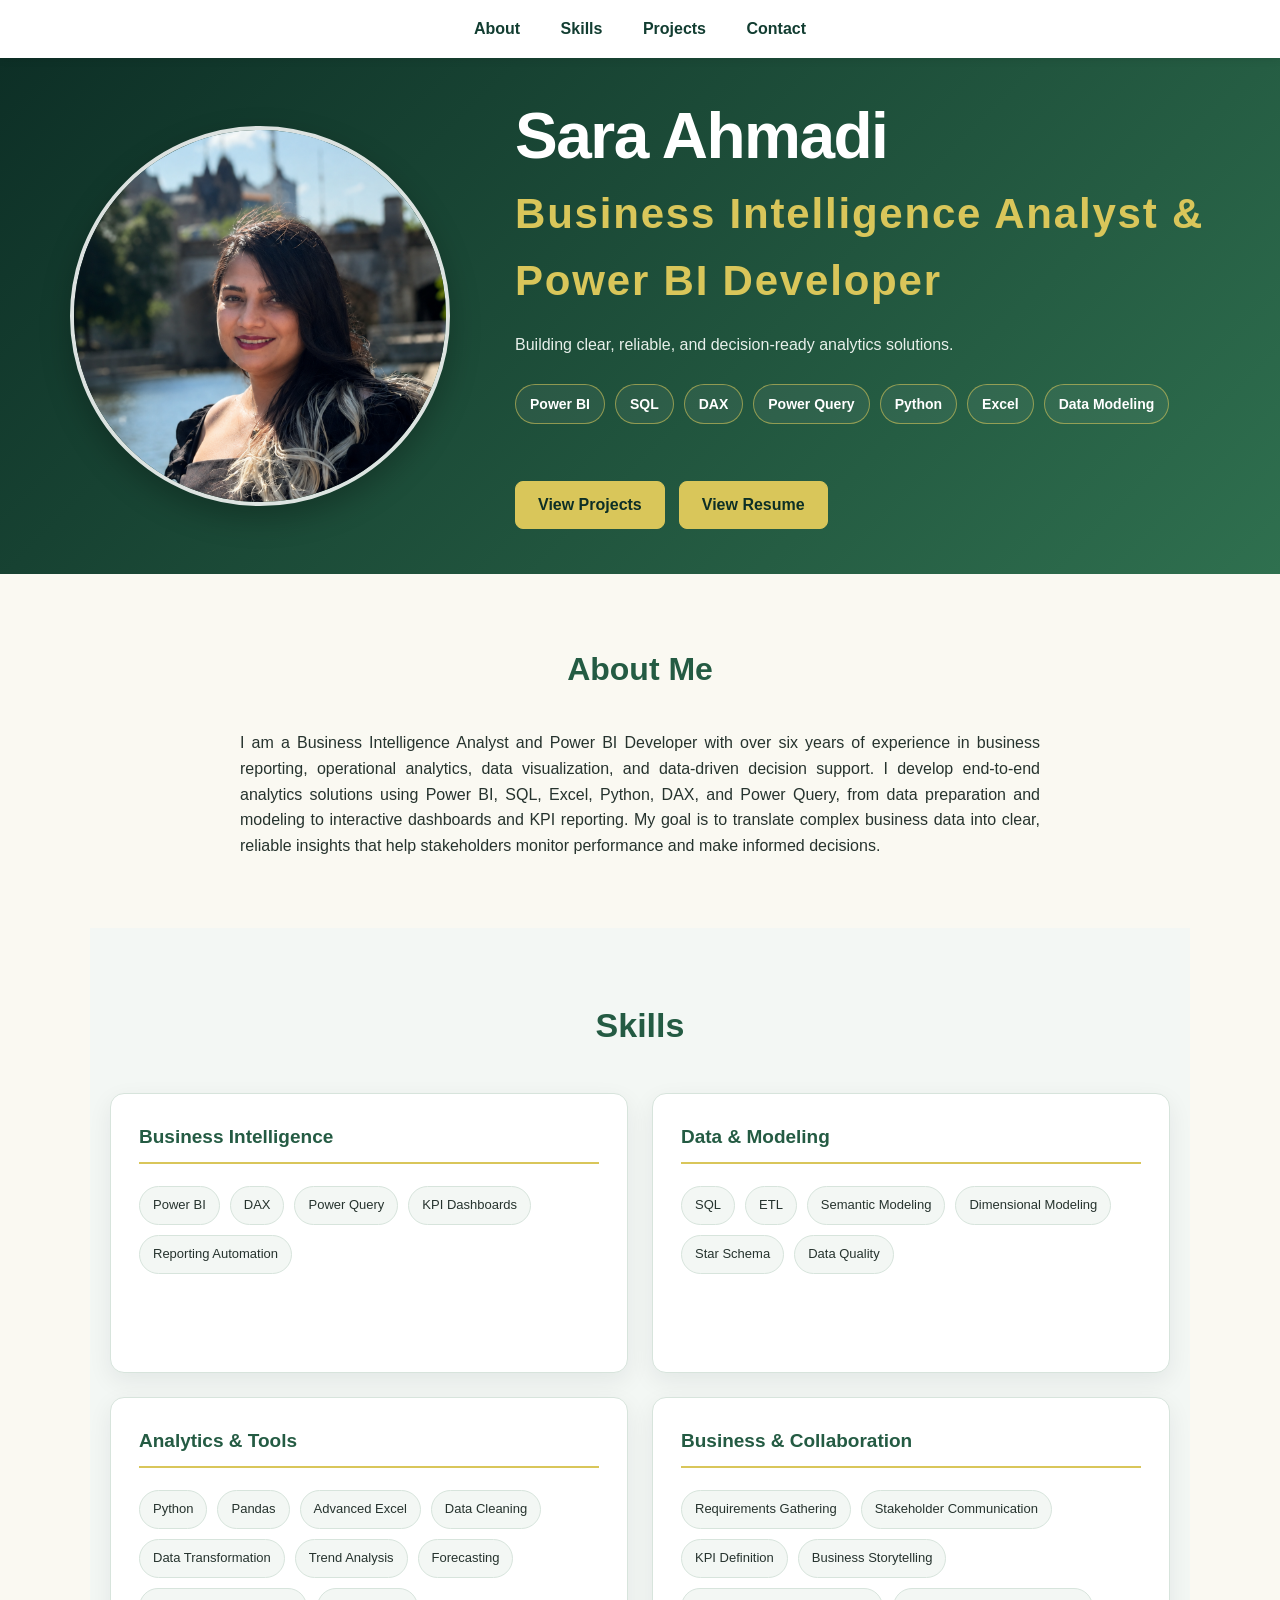
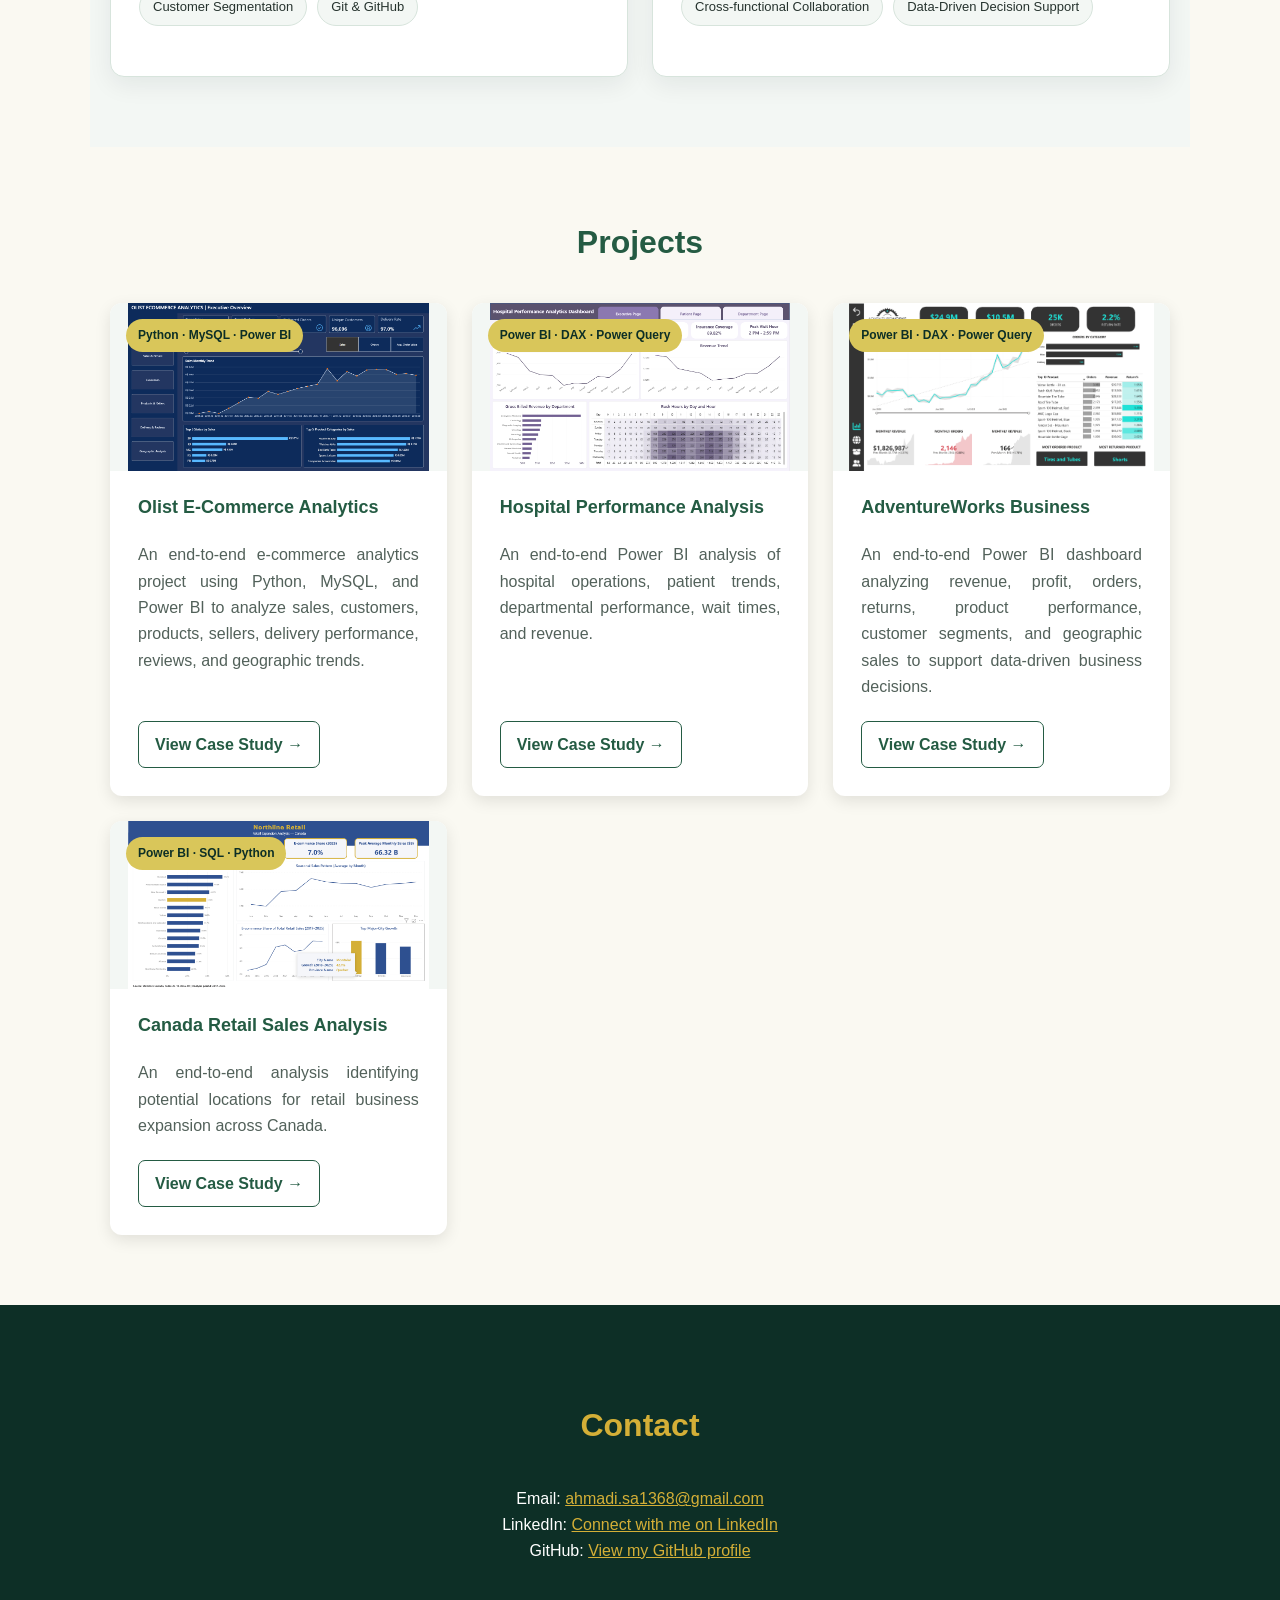
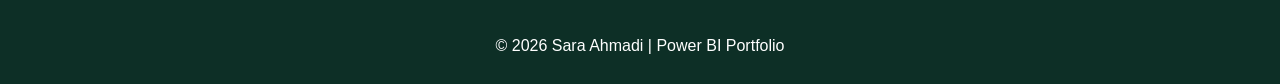
<file: index.html>
<!DOCTYPE html>
<html lang="en">
<head>
  <meta charset="UTF-8" />
  <meta name="viewport" content="width=device-width, initial-scale=1.0" />
  <link rel="stylesheet" href="css/style.css">
  <title>Sara Ahmadi | Power BI Portfolio</title>
</head>

<body>

  <nav>
    <a href="#about">About</a>
    <a href="#skills">Skills</a>
    <a href="#projects">Projects</a>
    <a href="#contact">Contact</a>
  </nav>

<header class="hero">
  <div class="hero-container">

    <div class="hero-image">
      <img
        src="assets/images/profile.png"
        alt="Sara Ahmadi"
      >
    </div>

    <div class="hero-content">
  

  <!-- <h1>Sara Ahmadi</h1>

    <span class="hero-label">Business Intelligence Analyst & Power BI Developer</span>
  <p class="hero-description">
    I am a Business Intelligence professional with 6+ years of experience
    transforming operational, product, sales, and customer data into clear,
    decision-ready insights.
  </p>

  <p class="hero-description secondary">
    I build automated Power BI dashboards, semantic models, DAX measures,
    and reliable reporting solutions using SQL, Excel, Python, and Power Query.
  </p>

  <div class="hero-skills">
    <span>Power BI</span>
    <span>SQL</span>
    <span>DAX</span>
    <span>Python</span>
    <span>Data Modeling</span>
  </div> -->
<h1>Sara Ahmadi</h1>

    <span class="hero-label">Business Intelligence Analyst & Power BI Developer</span>

  <p class="hero-tagline">
    Building clear, reliable, and decision-ready analytics solutions.
  </p>

 <!--  <div class="hero-contact">
    <a href="mailto:your-email@example.com">
      Email
    </a>

    <a
      href="YOUR_LINKEDIN_URL"
      target="_blank"
      rel="noopener noreferrer"
    >
      LinkedIn
    </a>

    <a
      href="https://github.com/saraahmadi-bi"
      target="_blank"
      rel="noopener noreferrer"
    >
      GitHub
    </a>

    <span>Ottawa, Canada</span>
  </div>
 -->
  <div class="hero-skills">
    <span>Power BI</span>
    <span>SQL</span>
    <span>DAX</span>
    <span>Power Query</span>
    <span>Python</span>
    <span>Excel</span>
    <span>Data Modeling</span>
  </div>
  <div class="hero-actions">
    <a class="button primary-button" href="#projects">
      View Projects
    </a>

    <a
      class="button secondary-button"
      href="assets/resume/Sara_Ahmadi_Resume.pdf"
      target="_blank"
    >
      View Resume
    </a>
  </div>
</div>
  </div>
  
</header>

  <section id="about">
    <h2>About Me</h2>

    <div class="about">
      <p>
        I am a Business Intelligence Analyst and Power BI Developer with over
  six years of experience in business reporting, operational analytics,
  data visualization, and data-driven decision support. I develop end-to-end
  analytics solutions using Power BI, SQL, Excel, Python, DAX, and Power Query,
  from data preparation and modeling to interactive dashboards and KPI reporting.
  My goal is to translate complex business data into clear, reliable insights
  that help stakeholders monitor performance and make informed decisions.
      </p>
    </div>
  </section>

<section id="skills">
  <h2>Skills</h2>

  <div class="skill-grid" >
    <div class="skill-category">
      <h3>Business Intelligence</h3>

      <div class="skill-list">
        <span>Power BI</span>
        <span>DAX</span>
        <span>Power Query</span>
        <span>KPI Dashboards</span>
        <span>Reporting Automation</span>
      </div>
    </div>

    <div class="skill-category">
      <h3>Data & Modeling</h3>

      <div class="skill-list">
        <span>SQL</span>
        <span>ETL</span>
        <span>Semantic Modeling</span>
        <span>Dimensional Modeling</span>
        <span>Star Schema</span>
        <span>Data Quality</span>
      </div>
    </div>

     <div class="skill-category">
    <h3>Analytics & Tools</h3>

    <div class="skill-list">
      <span>Python</span>
      <span>Pandas</span>
      <span>Advanced Excel</span>
      <span>Data Cleaning</span>
      <span>Data Transformation</span>
      <span>Trend Analysis</span>
      <span>Forecasting</span>
      <span>Customer Segmentation</span>
      <span>Git & GitHub</span>
    </div>
  </div>

  <div class="skill-category">
    <h3>Business & Collaboration</h3>

    <div class="skill-list">
      <span>Requirements Gathering</span>
      <span>Stakeholder Communication</span>
      <span>KPI Definition</span>
      <span>Business Storytelling</span>
      <span>Cross-functional Collaboration</span>
      <span>Data-Driven Decision Support</span>
    </div>
  </div>
  </div>
</section>

  <section id="projects">
    <h2>Projects</h2>

    <div class="projects">
<!--  Olist E-Commerce Analytics --> 

    <article class="project-card">
  <a
    class="project-preview"
    href="projects/olist-ecommerce.html"
  >
    <img
      src="assets/images/olist-ecommerce/01-executive-overview.png"
      alt="Olist E-Commerce Analytics Power BI dashboard"
    >

    <span class="project-type">Python · MySQL · Power BI</span>
  </a>

  <div class="project-content">
    <h3>Olist E-Commerce Analytics</h3>

    <p lang="en">
      An end-to-end e-commerce analytics project using Python, MySQL,
      and Power BI to analyze sales, customers, products, sellers,
      delivery performance, reviews, and geographic trends.
    </p>

    <a
      class="project-link"
      href="projects/olist-ecommerce.html"
    >
      View Case Study →
    </a>
  </div>
</article>

<!-- Hospital Performance Analysis -->

 <article class="project-card">
        <a
          class="project-preview"
          href="projects/adventureworks.html"
        >
          <img
            src="assets/images/ottawa-hospital/executive-summary.png"
            alt="Ottawa Hospital Performance Analysis Power BI dashboard"
          >

          <span class="project-type">Power BI · DAX · Power Query</span>
        </a>

        <div class="project-content">
          <h3>Hospital Performance Analysis</h3>

          <p>
           An end-to-end Power BI analysis of hospital operations, patient trends, departmental performance, wait times, and revenue.
          </p>

          <a
            class="project-link"
            href="projects/ottawa-hospital.html"
          >
            View Case Study →
          </a>
        </div>
      </article> 


<!-- AdventureWorks Business-->
         <article class="project-card">
        <a
          class="project-preview"
          href="projects/canada-retail-sales.html"
        >
          <img
            src="assets/images/Advanture.png"
            alt="Canada Retail Sales Power BI dashboard"
          >

          <span class="project-type">Power BI · DAX · Power Query</span>
        </a>

        <div class="project-content">
          <h3> AdventureWorks Business</h3>

          <p lang="en">
            An end-to-end Power BI dashboard analyzing revenue, profit, orders,
returns, product performance, customer segments, and geographic sales
to support data-driven business decisions.
          </p>

          <a
            class="project-link"
            href="projects/adventureworks.html"
          >
            View Case Study →
          </a>
        </div>
      </article>

      <article class="project-card">
        <a
          class="project-preview"
          href="projects/canada-retail-sales.html"
        >
          <img
            src="assets/images/power-bi-dashboard.png"
            alt="Canada Retail Sales Power BI dashboard"
          >

          <span class="project-type">Power BI · SQL · Python</span>
        </a>

        <div class="project-content">
          <h3>Canada Retail Sales Analysis</h3>

          <p>
            An end-to-end analysis identifying potential locations for
            retail business expansion across Canada.
          </p>

          <a
            class="project-link"
            href="projects/canada-retail-sales.html"
          >
            View Case Study →
          </a>
        </div>
    </article>

         
      
<!--     <div class="badge-base LI-profile-badge" data-locale="en_US" data-size="large" data-theme="dark" data-type="HORIZONTAL" data-vanity="saraahmadi90" data-version="v1"><a class="badge-base__link LI-simple-link" href="https://ca.linkedin.com/in/saraahmadi90?trk=profile-badge">Sara Ahmadi</a></div>
 -->              

   

    </div>
  </section>



  <footer>
    <section class="contact-section" id="contact">
  <div class="case-container">
    <h2 style="color: #d4af37;">Contact</h2>

    <div class="contact-details">
      <p>
        Email:
        <a href="mailto:ahmadi.sa1368@gmail.com" style="color: #d4af37;">
          ahmadi.sa1368@gmail.com
        </a>
      </p>

      <p>
        LinkedIn:
        <a
          href="https://www.linkedin.com/in/saraahmadi-bi"
          target="_blank"
          rel="noopener noreferrer"
          style="color: #d4af37;"
        >
          Connect with me on LinkedIn
        </a>
      </p>

      <p>
        GitHub:
        <a
          href="https://github.com/saraahmadi-bi"
          target="_blank"
          rel="noopener noreferrer" style="color: #d4af37;"
        >
          View my GitHub profile
        </a>
      </p>

     <!--  <p>
        Phone:
        <a href="tel:+13437779665" style="color: #d4af37;">
          +1 (343) 777-9665
        </a>
      </p> -->
    </div>
  </div>
</section>




    <p>© 2026 Sara Ahmadi | Power BI Portfolio</p>
  </footer>
<!-- <script src="https://platform.linkedin.com/badges/js/profile.js" async defer type="text/javascript"></script>
 --></body>
</html>
</file>
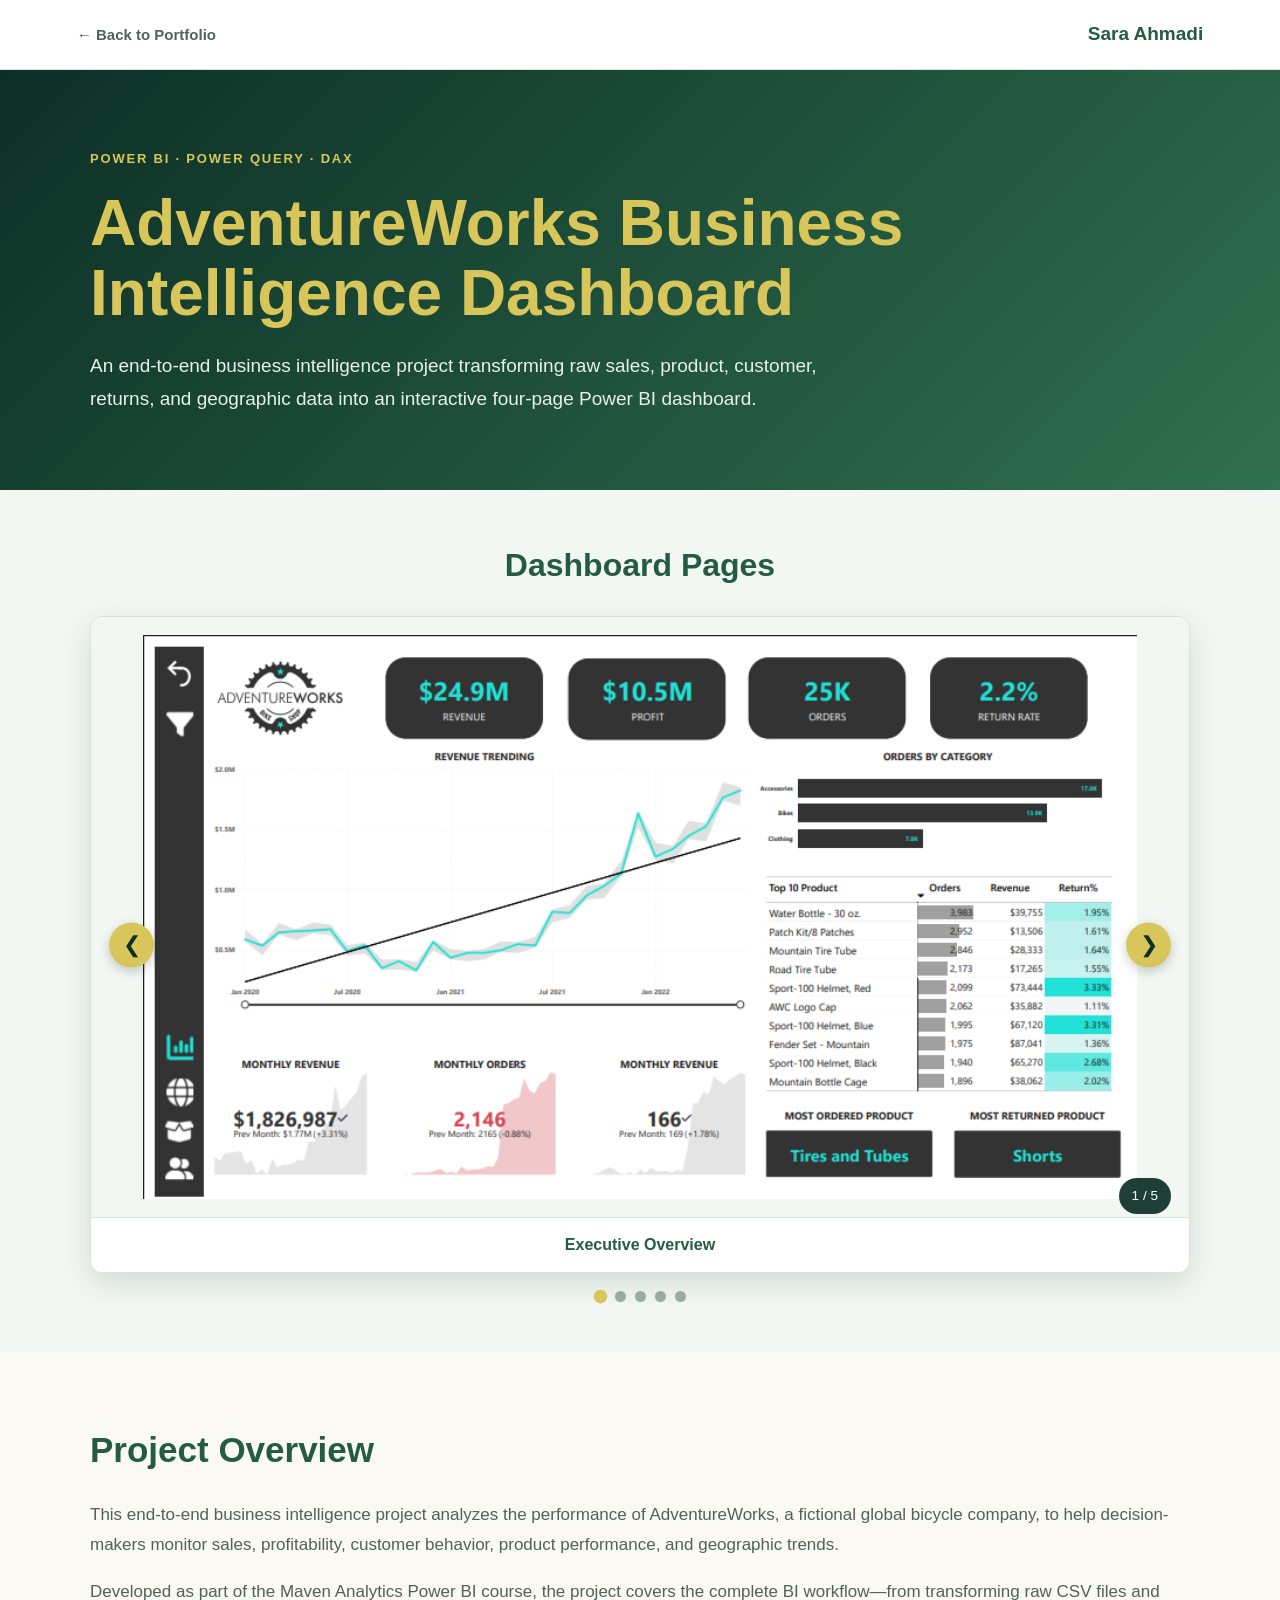
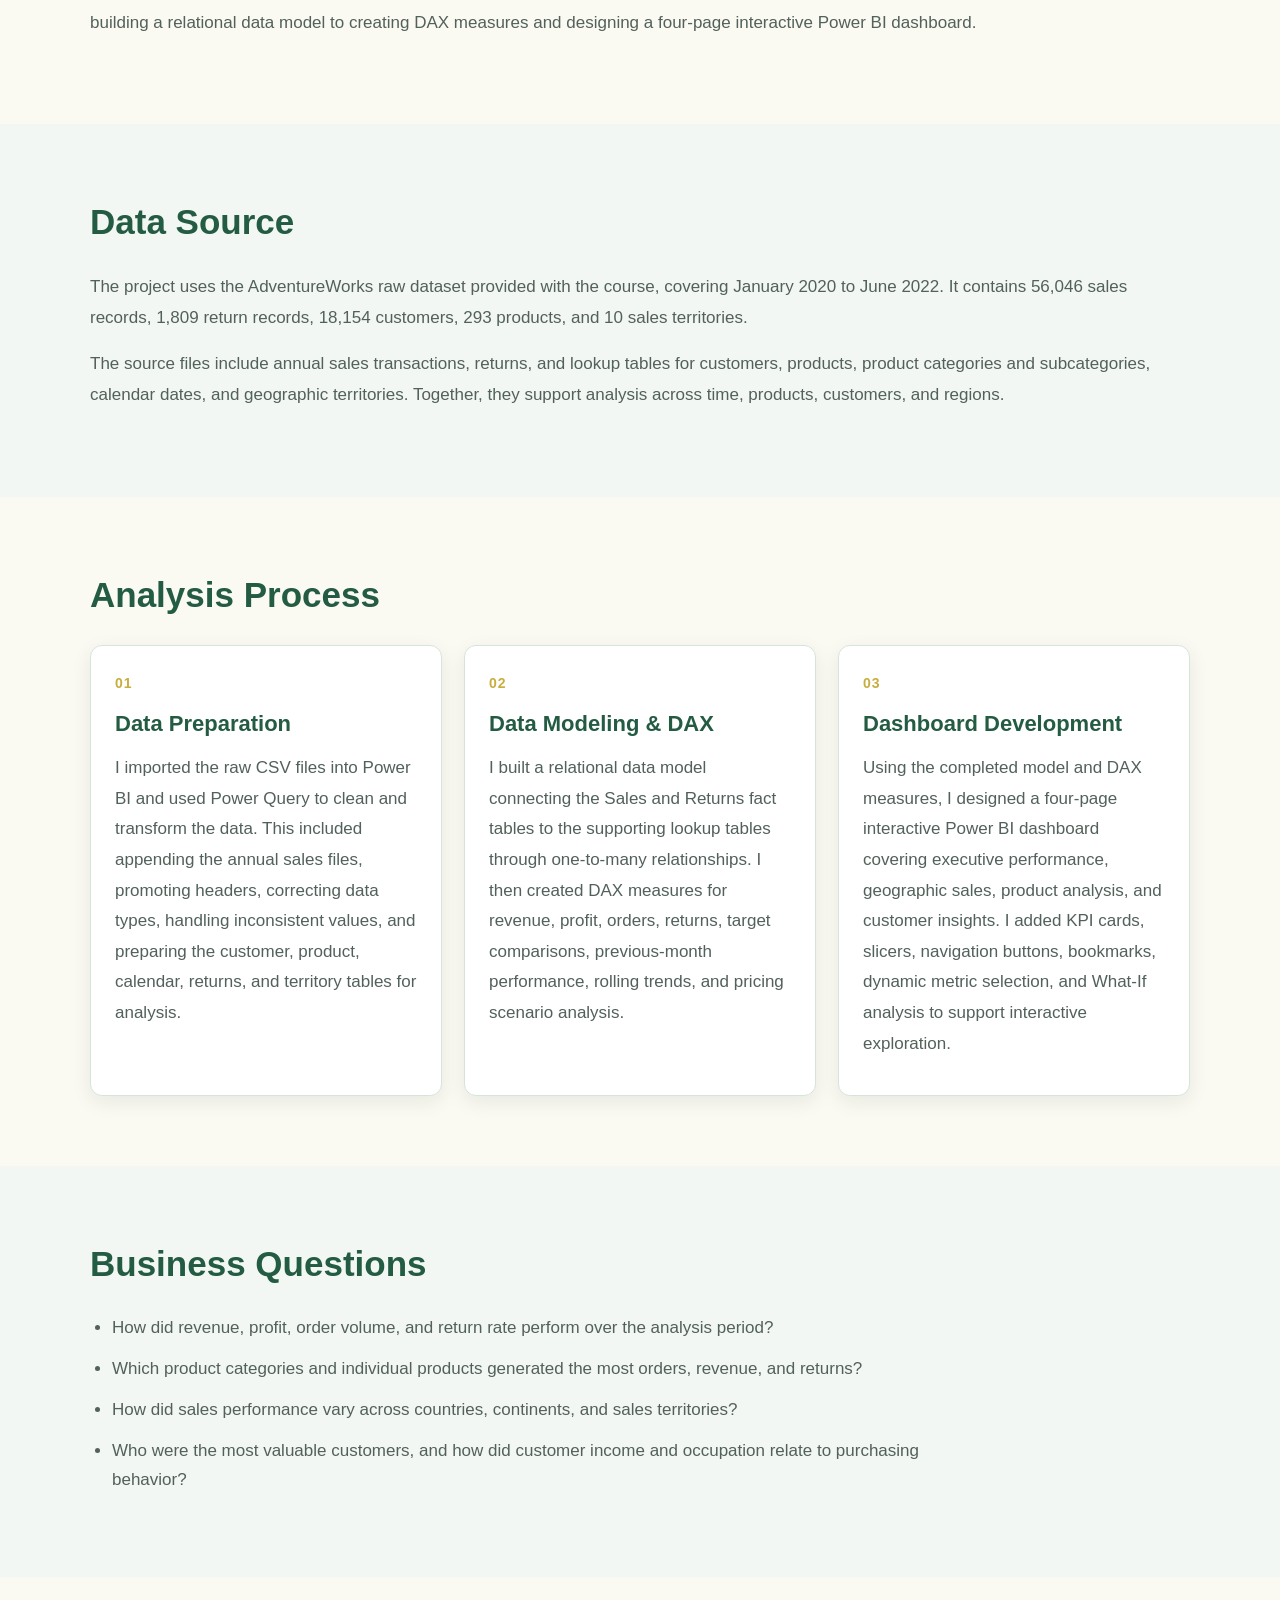
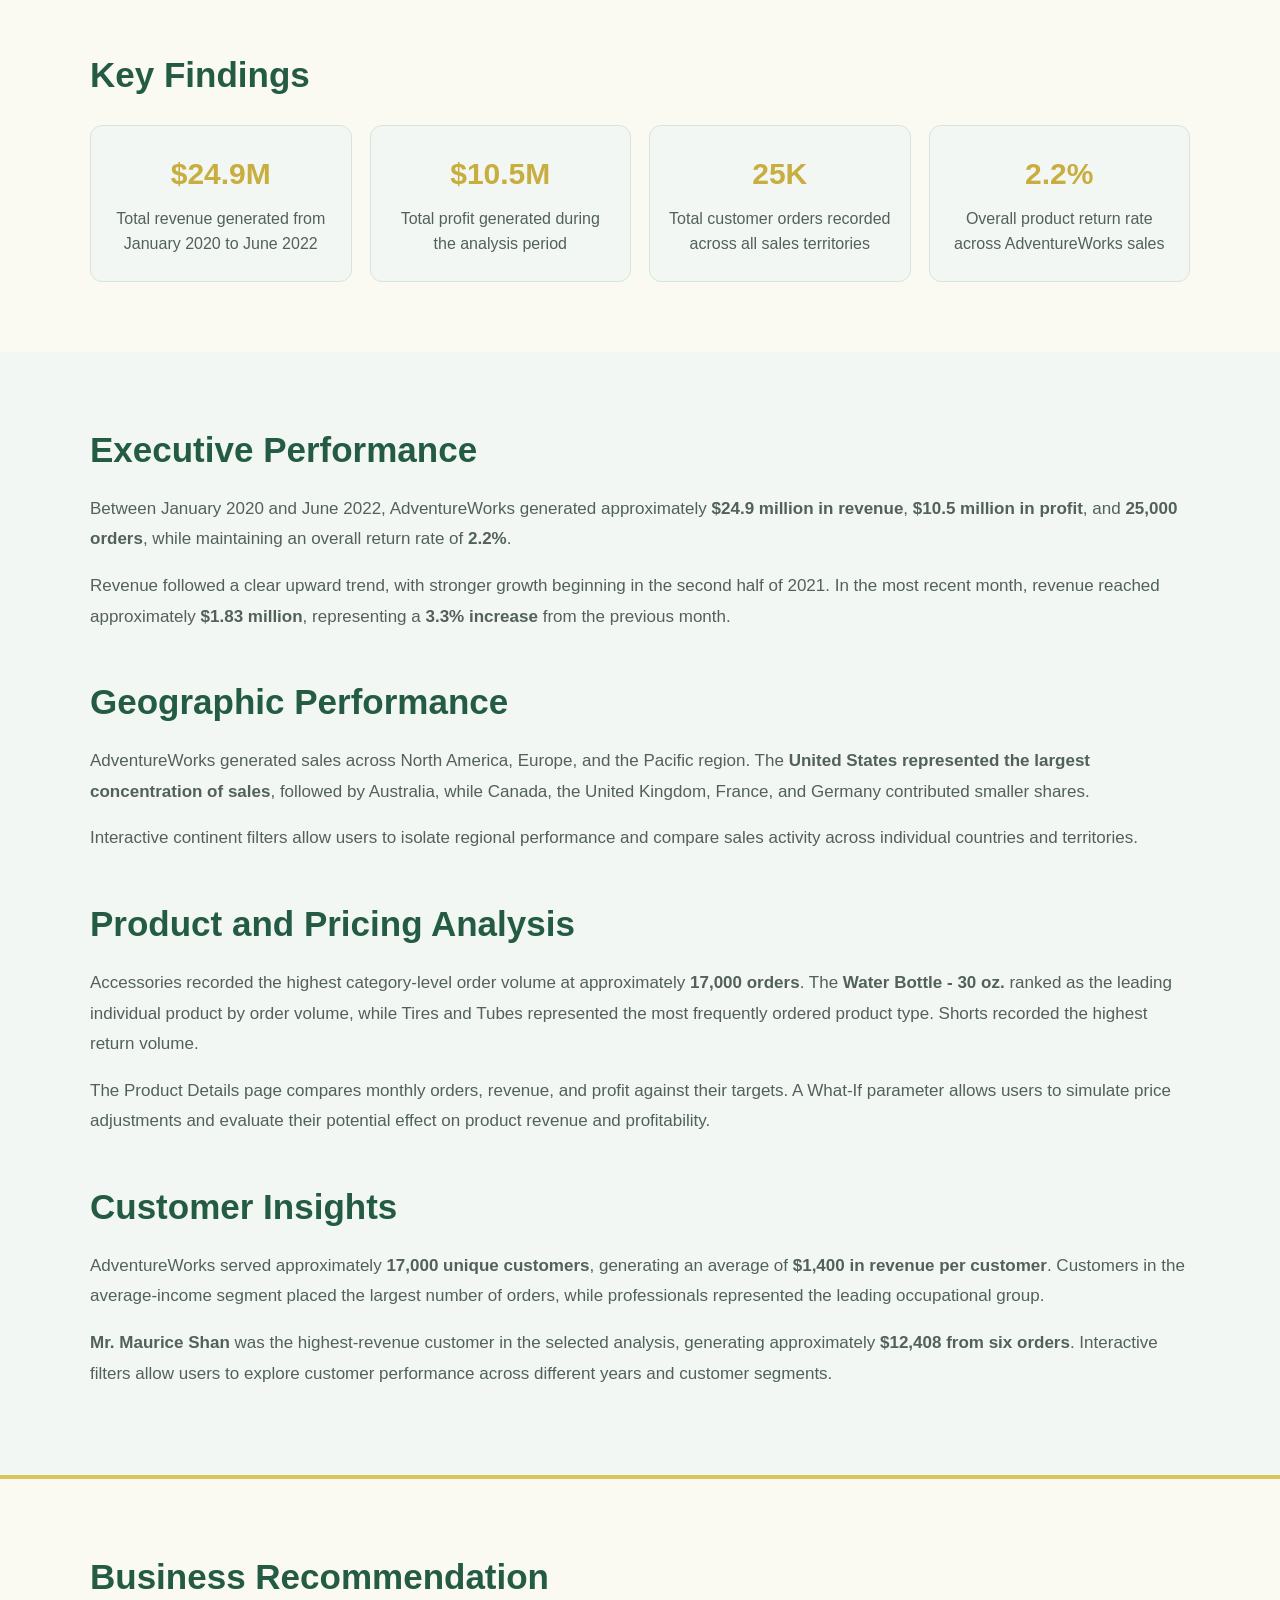
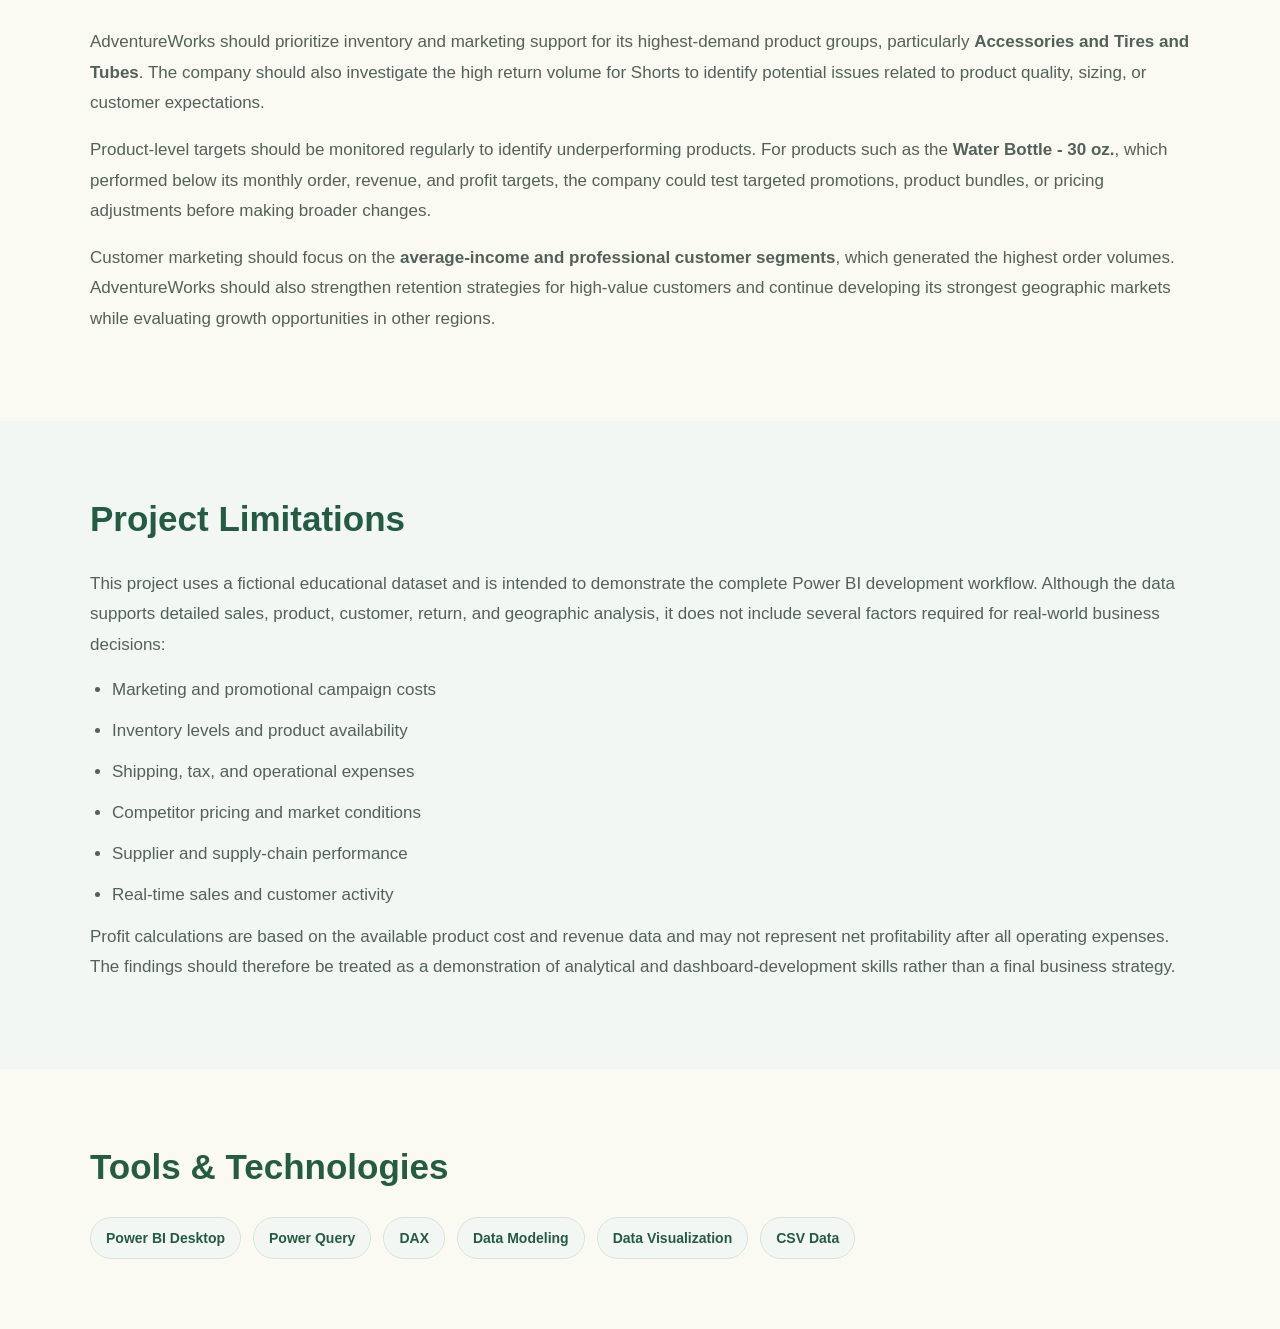
<file: projects/adventureworks.html>
<!DOCTYPE html>
<html lang="en">
<head>
  <meta charset="UTF-8">

  <meta
    name="viewport"
    content="width=device-width, initial-scale=1.0"
  >

  <title>Canada Retail Sales Analysis | Sara Ahmadi</title>

  <link rel="stylesheet" href="../css/projects/project-common.css">
</head>

<body>

  <nav class="project-nav">
     <a class="back-link" href="../index.html#projects">
      ← Back to Portfolio
    </a>
    <a class="site-name" href="../index.html">
      Sara Ahmadi
    </a>

   
  </nav>

  <main>
    <header class="case-hero">
  <div class="case-container">

    <span class="case-label">
      POWER BI · POWER QUERY · DAX
    </span>

    <h1>AdventureWorks Business Intelligence Dashboard</h1>

    <p class="case-intro">
      An end-to-end business intelligence project transforming raw sales,
      product, customer, returns, and geographic data into an interactive
      four-page Power BI dashboard.
    </p>

    <!-- Add this button after creating the AdventureWorks repository.

    <div class="case-actions">
      <a
        class="case-button primary-button"
        href="YOUR-ADVENTUREWORKS-REPOSITORY-LINK"
        target="_blank"
        rel="noopener noreferrer"
      >
        View GitHub Repository
      </a>
    </div>

    -->

  </div>
</header>

  
    <section class="dashboard-gallery">
  <h2>Dashboard Pages</h2>

  <div class="project-slider" data-slider>
    <div class="slider-slides">

      <figure class="slider-slide active">
        <img
          src="..\\assets\\images\\adventureworks-executive-dashboard.png"
          alt="AdventureWorks Executive Overview dashboard"
        >

        <figcaption>Executive Overview</figcaption>
      </figure>

      <figure class="slider-slide">
        <img
          src="..\\assets\\images\\adventureworks-map-dashboard.png"
          alt="AdventureWorks Geographic Analysis dashboard"
        >
        <figcaption>Geographic Analysis</figcaption>
      </figure>

      <figure class="slider-slide">
        <img
          src="..\\assets\\images\\adventureworks-product-dashboard.png"
          alt="AdventureWorks Product Details dashboard"
        >
        <figcaption>Product Details</figcaption>
      </figure>

      <figure class="slider-slide">
        <img
          src="..\\assets\\images\\adventureworks-customer-dashboard.png"
          alt="AdventureWorks Customer Details dashboard"
        >
        <figcaption>Customer Details</figcaption>
      </figure>
      <figure class="slider-slide">
              <img
                src="..\\assets\\images\\adventureworks-data-model.png"
                alt="AdventureWorks Customer Details dashboard"
              >
              <figcaption>Data Modeling</figcaption>
      </figure>
    </div>

    <button class="slider-button slider-prev" aria-label="Previous dashboard">
      &#10094;
    </button>

    <button class="slider-button slider-next" aria-label="Next dashboard">
      &#10095;
    </button>

    <div class="slider-counter">
      <span class="current-slide">1</span>
      <span>/</span>
      <span class="total-slides">4</span>
    </div>
  </div>

  <div class="slider-dots" aria-label="Choose dashboard page"></div>
</section>
    <section class="case-study-section">
  <div class="case-container">
    <h2>Project Overview</h2>

    

    <p>
      This end-to-end business intelligence project analyzes the performance of AdventureWorks, a fictional global bicycle company, to help decision-makers monitor sales, profitability, customer behavior, product performance, and geographic trends.
    </p>

    <p>
      Developed as part of the Maven Analytics Power BI course, the project covers the complete BI workflow—from transforming raw CSV files and building a relational data model to creating DAX measures and designing a four-page interactive Power BI dashboard.

    </p>
  </div>
</section>


<section class="case-study-section alternate-section">
  <div class="case-container">
    <h2>Data Source</h2>

    <p>
      The project uses the AdventureWorks raw dataset provided with the course, covering January 2020 to June 2022. It contains 56,046 sales records, 1,809 return records, 18,154 customers, 293 products, and 10 sales territories.
      
    </p>

    <p>
      The source files include annual sales transactions, returns, and lookup tables for customers, products, product categories and subcategories, calendar dates, and geographic territories. Together, they support analysis across time, products, customers, and regions.
    </p>
  </div>
</section>


<section class="case-study-section">
  <div class="case-container">
    <h2>Analysis Process</h2>

    <div class="process-grid">

      <article class="process-card">
        <span class="process-number">01</span>

        <h3>Data Preparation</h3>

        <p>
        I imported the raw CSV files into Power BI and used Power Query to clean and transform the data. This included appending the annual sales files, promoting headers, correcting data types, handling inconsistent values, and preparing the customer, product, calendar, returns, and territory tables for analysis.
        </p>

      </article>


      <article class="process-card">
        <span class="process-number">02</span>

        <h3>Data Modeling & DAX</h3>

        <p>
         I built a relational data model connecting the Sales and Returns fact tables to the supporting lookup tables through one-to-many relationships. I then created DAX measures for revenue, profit, orders, returns, target comparisons, previous-month performance, rolling trends, and pricing scenario analysis.
        </p>
      </article>


      <article class="process-card">
        <span class="process-number">03</span>

        <h3>Dashboard Development</h3>

        <p>
         Using the completed model and DAX measures, I designed a four-page interactive Power BI dashboard covering executive performance, geographic sales, product analysis, and customer insights. I added KPI cards, slicers, navigation buttons, bookmarks, dynamic metric selection, and What-If analysis to support interactive exploration.
        </p>
      </article>

    </div>
  </div>
</section>


<section class="case-study-section alternate-section">
  <div class="case-container">
    <h2>Business Questions</h2>
    <ul class="case-study-list">
      <li>
        How did revenue, profit, order volume, and return rate perform over the analysis period?

      </li>

      <li>
       Which product categories and individual products generated the most orders, revenue, and returns?

      </li>

      <li>
        How did sales performance vary across countries, continents, and sales territories?

      </li>

      <li>
        Who were the most valuable customers, and how did customer income and occupation relate to purchasing behavior?

      </li>
    </ul>
  </div>
</section>


<section class="case-study-section">
  <div class="case-container">
    <h2>Key Findings</h2>

    <div class="insight-grid">

      <article class="insight-card">
        <strong>$24.9M</strong>
        <span>Total revenue generated from January 2020 to June 2022</span>
      </article>

      <article class="insight-card">
        <strong>$10.5M
</strong>
        <span>Total profit generated during the analysis period</span>
      </article>

      <article class="insight-card">
        <strong>25K
</strong>
        <span>Total customer orders recorded across all sales territories</span>
      </article>

      <article class="insight-card">
        <strong>2.2%
</strong>
        <span>Overall product return rate across AdventureWorks sales</span>
      </article>

    </div>
  </div>
</section>


<section class="case-study-section alternate-section">
  <div class="case-container">

    <div class="finding-block">
      <h2>Executive Performance</h2>

      <p>
        Between January 2020 and June 2022, AdventureWorks generated
        approximately <strong>$24.9 million in revenue</strong>,
        <strong>$10.5 million in profit</strong>, and
        <strong>25,000 orders</strong>, while maintaining an overall
        return rate of <strong>2.2%</strong>.
      </p>

      <p>
        Revenue followed a clear upward trend, with stronger growth beginning
        in the second half of 2021. In the most recent month, revenue reached
        approximately <strong>$1.83 million</strong>, representing a
        <strong>3.3% increase</strong> from the previous month.
      </p>
    </div>


    <div class="finding-block">
      <h2>Geographic Performance</h2>

      <p>
        AdventureWorks generated sales across North America, Europe, and the
        Pacific region. The
        <strong>United States represented the largest concentration of sales</strong>,
        followed by Australia, while Canada, the United Kingdom, France, and
        Germany contributed smaller shares.
      </p>

      <p>
        Interactive continent filters allow users to isolate regional
        performance and compare sales activity across individual countries
        and territories.
      </p>
    </div>


    <div class="finding-block">
      <h2>Product and Pricing Analysis</h2>

      <p>
        Accessories recorded the highest category-level order volume at
        approximately <strong>17,000 orders</strong>. The
        <strong>Water Bottle - 30 oz.</strong> ranked as the leading individual
        product by order volume, while Tires and Tubes represented the most
        frequently ordered product type. Shorts recorded the highest return
        volume.
      </p>

      <p>
        The Product Details page compares monthly orders, revenue, and profit
        against their targets. A What-If parameter allows users to simulate
        price adjustments and evaluate their potential effect on product
        revenue and profitability.
      </p>
    </div>


    <div class="finding-block">
      <h2>Customer Insights</h2>

      <p>
        AdventureWorks served approximately
        <strong>17,000 unique customers</strong>, generating an average of
        <strong>$1,400 in revenue per customer</strong>. Customers in the
        average-income segment placed the largest number of orders, while
        professionals represented the leading occupational group.
      </p>

      <p>
        <strong>Mr. Maurice Shan</strong> was the highest-revenue customer in
        the selected analysis, generating approximately
        <strong>$12,408 from six orders</strong>. Interactive filters allow
        users to explore customer performance across different years and
        customer segments.
      </p>
    </div>

  </div>
</section>


<section class="case-study-section recommendation-section">
  <div class="case-container">
    <h2>Business Recommendation</h2>

    <p>
      AdventureWorks should prioritize inventory and marketing support for
      its highest-demand product groups, particularly
      <strong>Accessories and Tires and Tubes</strong>. The company should
      also investigate the high return volume for Shorts to identify potential
      issues related to product quality, sizing, or customer expectations.
    </p>

    <p>
      Product-level targets should be monitored regularly to identify
      underperforming products. For products such as the
      <strong>Water Bottle - 30 oz.</strong>, which performed below its
      monthly order, revenue, and profit targets, the company could test
      targeted promotions, product bundles, or pricing adjustments before
      making broader changes.
    </p>

    <p>
      Customer marketing should focus on the
      <strong>average-income and professional customer segments</strong>,
      which generated the highest order volumes. AdventureWorks should also
      strengthen retention strategies for high-value customers and continue
      developing its strongest geographic markets while evaluating growth
      opportunities in other regions.
    </p>
  </div>
</section>


<section class="case-study-section alternate-section">
  <div class="case-container">
    <h2>Project Limitations</h2>

    <p>
      This project uses a fictional educational dataset and is intended to
      demonstrate the complete Power BI development workflow. Although the
      data supports detailed sales, product, customer, return, and geographic
      analysis, it does not include several factors required for real-world
      business decisions:
    </p>

    <ul class="case-study-list">
      <li>Marketing and promotional campaign costs</li>
      <li>Inventory levels and product availability</li>
      <li>Shipping, tax, and operational expenses</li>
      <li>Competitor pricing and market conditions</li>
      <li>Supplier and supply-chain performance</li>
      <li>Real-time sales and customer activity</li>
    </ul>

    <p>
      Profit calculations are based on the available product cost and revenue
      data and may not represent net profitability after all operating
      expenses. The findings should therefore be treated as a demonstration
      of analytical and dashboard-development skills rather than a final
      business strategy.
    </p>
  </div>
</section>


<section class="case-study-section">
  <div class="case-container">
    <h2>Tools &amp; Technologies</h2>

    <div class="case-tools">
      <span>Power BI Desktop</span>
      <span>Power Query</span>
      <span>DAX</span>
      <span>Data Modeling</span>
      <span>Data Visualization</span>
      <span>CSV Data</span>
    </div>
  </div>
</section>
  </main>
<script>
  document.querySelectorAll("[data-slider]").forEach((slider) => {
    const slides = slider.querySelectorAll(".slider-slide");
    const previousButton = slider.querySelector(".slider-prev");
    const nextButton = slider.querySelector(".slider-next");
    const currentSlideText = slider.querySelector(".current-slide");
    const totalSlidesText = slider.querySelector(".total-slides");
    const dotsContainer =
      slider.parentElement.querySelector(".slider-dots");

    let currentIndex = 0;

    totalSlidesText.textContent = slides.length;

    slides.forEach((slide, index) => {
      const dot = document.createElement("button");

      dot.classList.add("slider-dot");
      dot.setAttribute("aria-label", `Show dashboard ${index + 1}`);

      if (index === 0) {
        dot.classList.add("active");
      }

      dot.addEventListener("click", () => {
        showSlide(index);
      });

      dotsContainer.appendChild(dot);
    });

    const dots = dotsContainer.querySelectorAll(".slider-dot");

    function showSlide(index) {
      if (index >= slides.length) {
        currentIndex = 0;
      } else if (index < 0) {
        currentIndex = slides.length - 1;
      } else {
        currentIndex = index;
      }

      slides.forEach((slide) => {
        slide.classList.remove("active");
      });

      dots.forEach((dot) => {
        dot.classList.remove("active");
      });

      slides[currentIndex].classList.add("active");
      dots[currentIndex].classList.add("active");

      currentSlideText.textContent = currentIndex + 1;
    }

    previousButton.addEventListener("click", () => {
      showSlide(currentIndex - 1);
    });

    nextButton.addEventListener("click", () => {
      showSlide(currentIndex + 1);
    });
  });
</script>
</body>
</html>
</file>
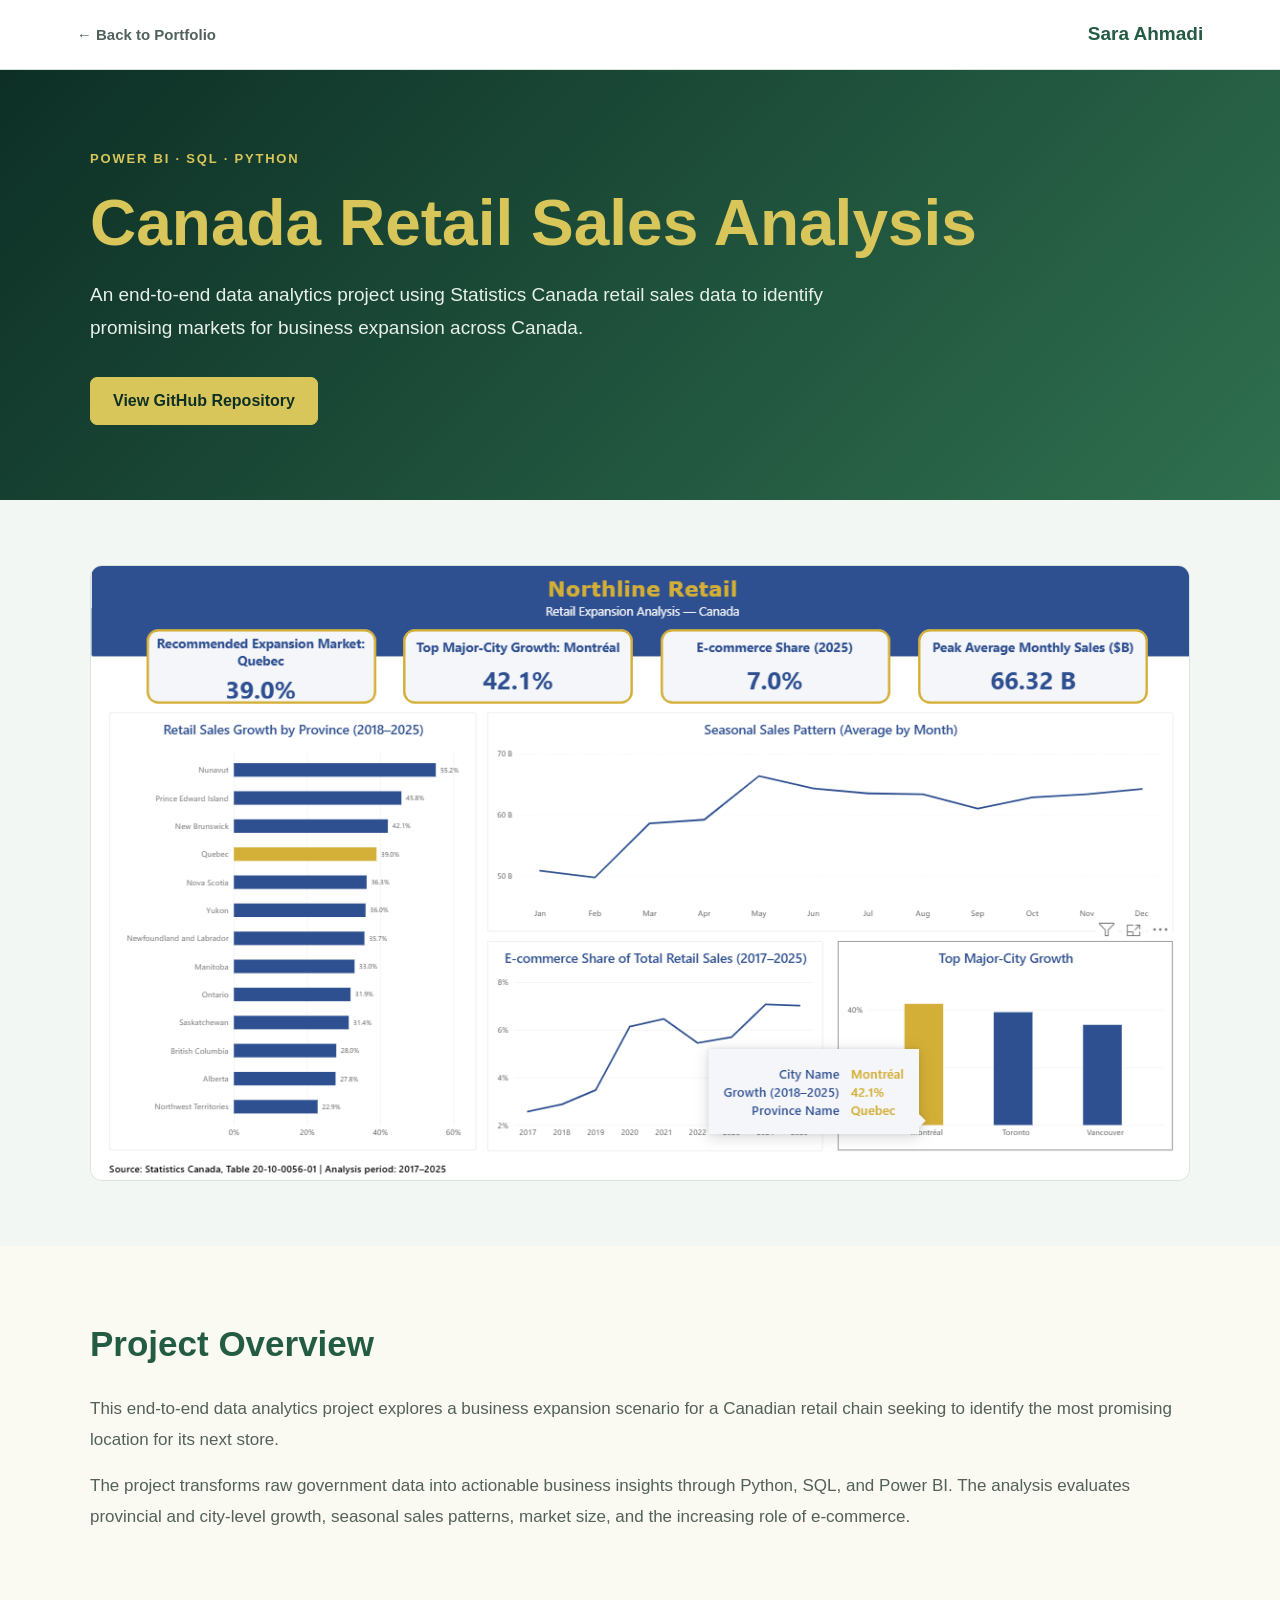
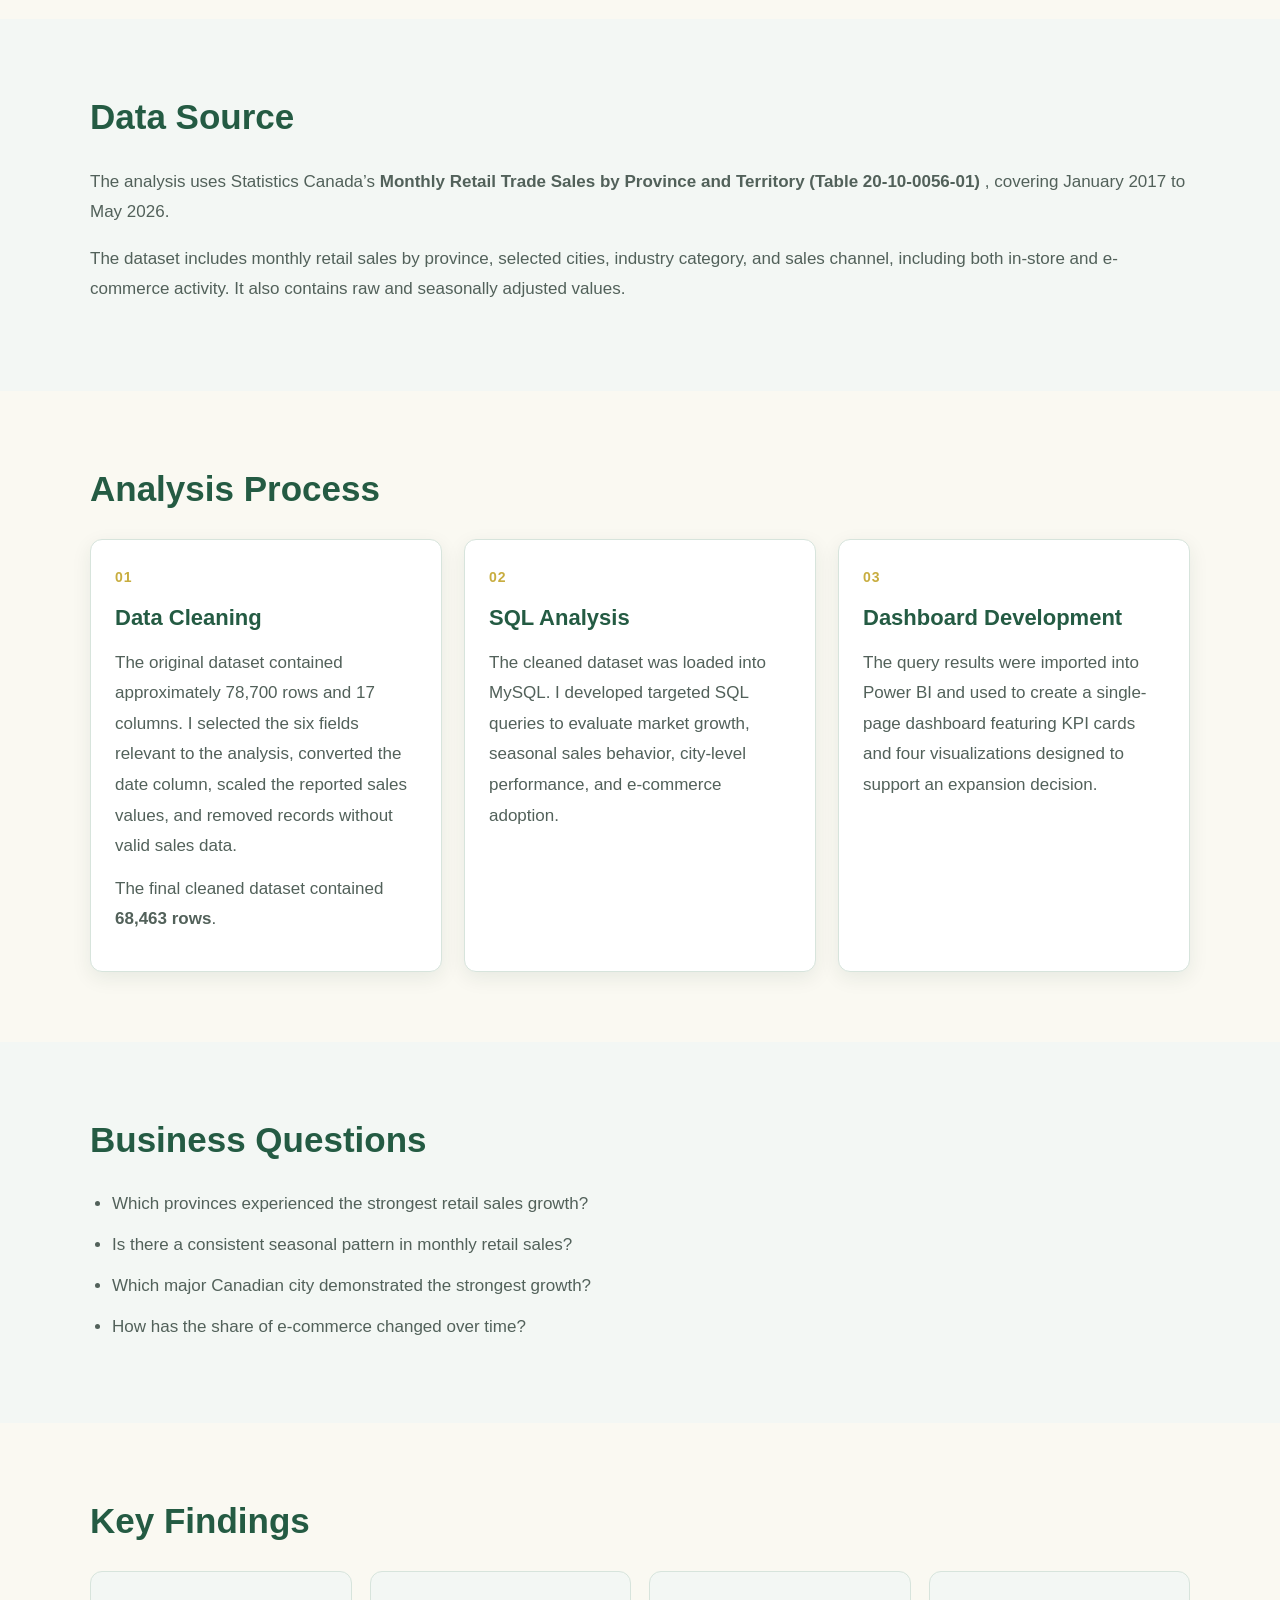
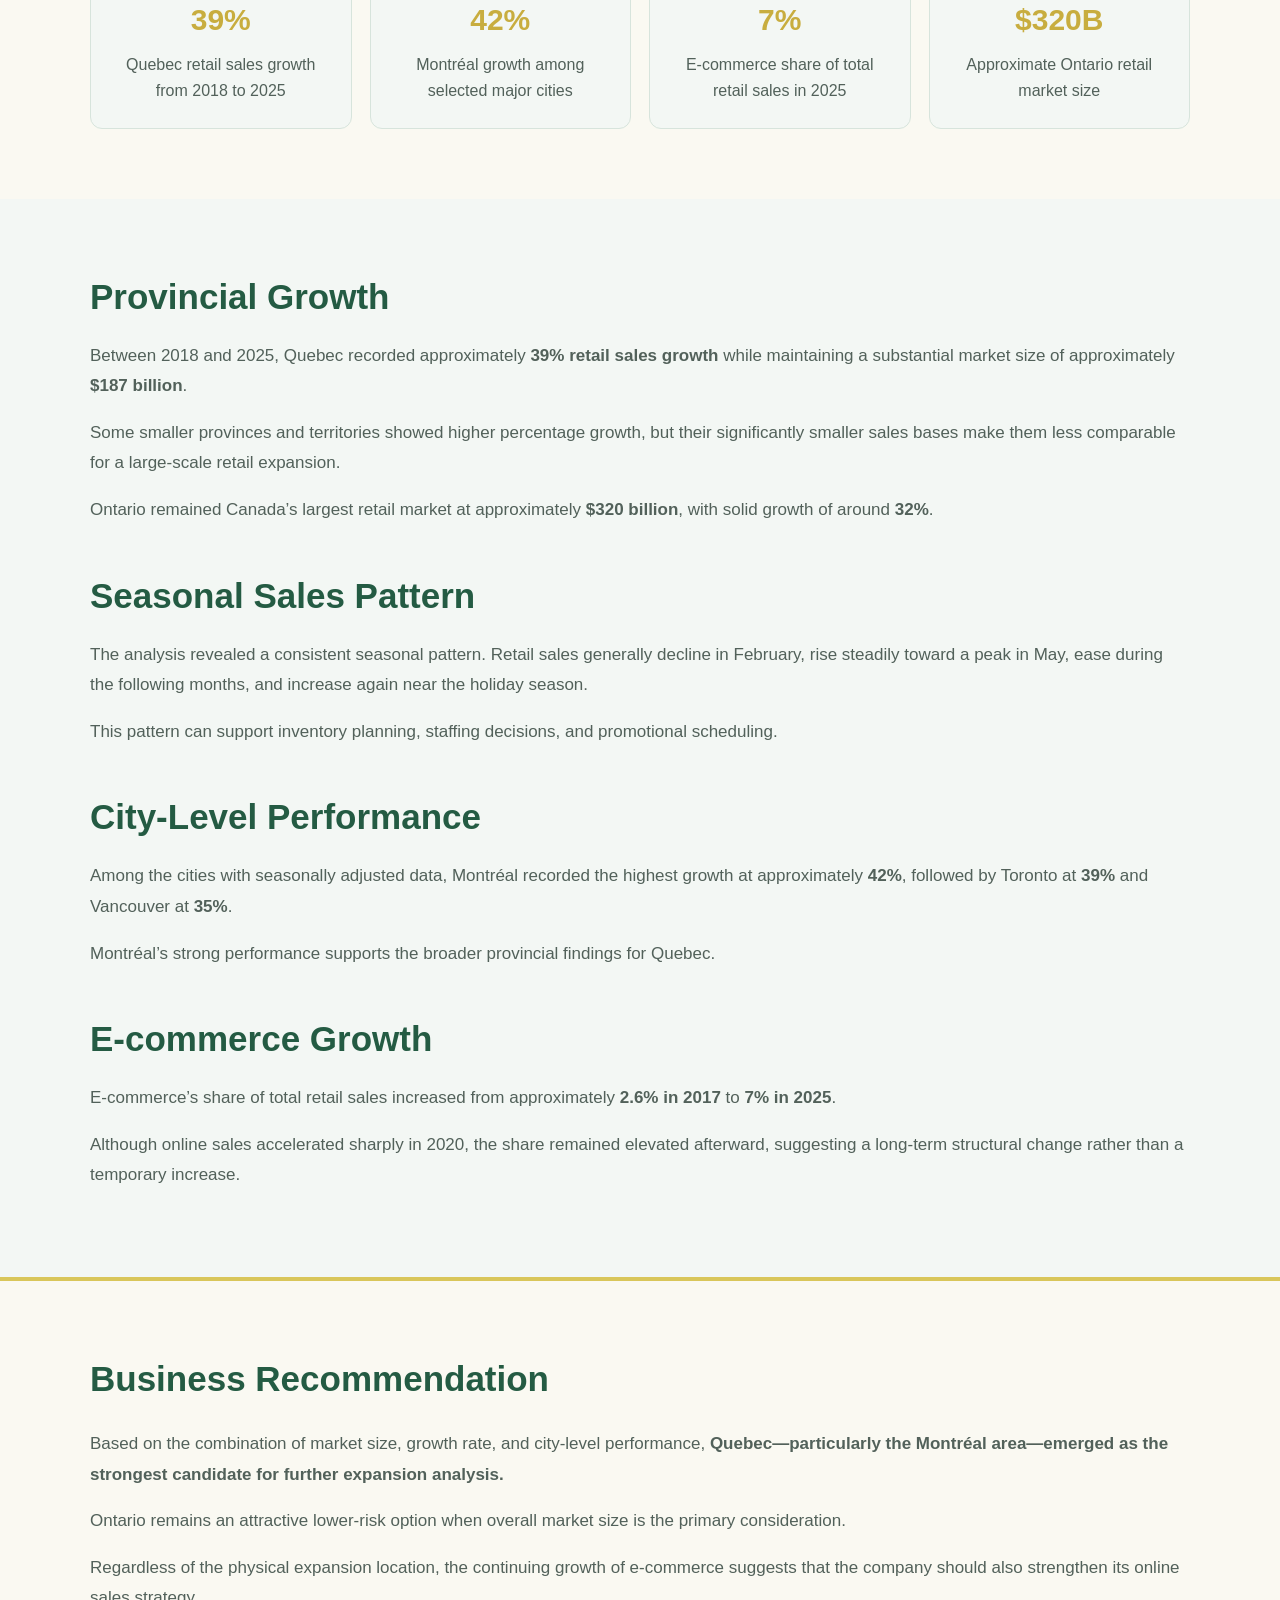
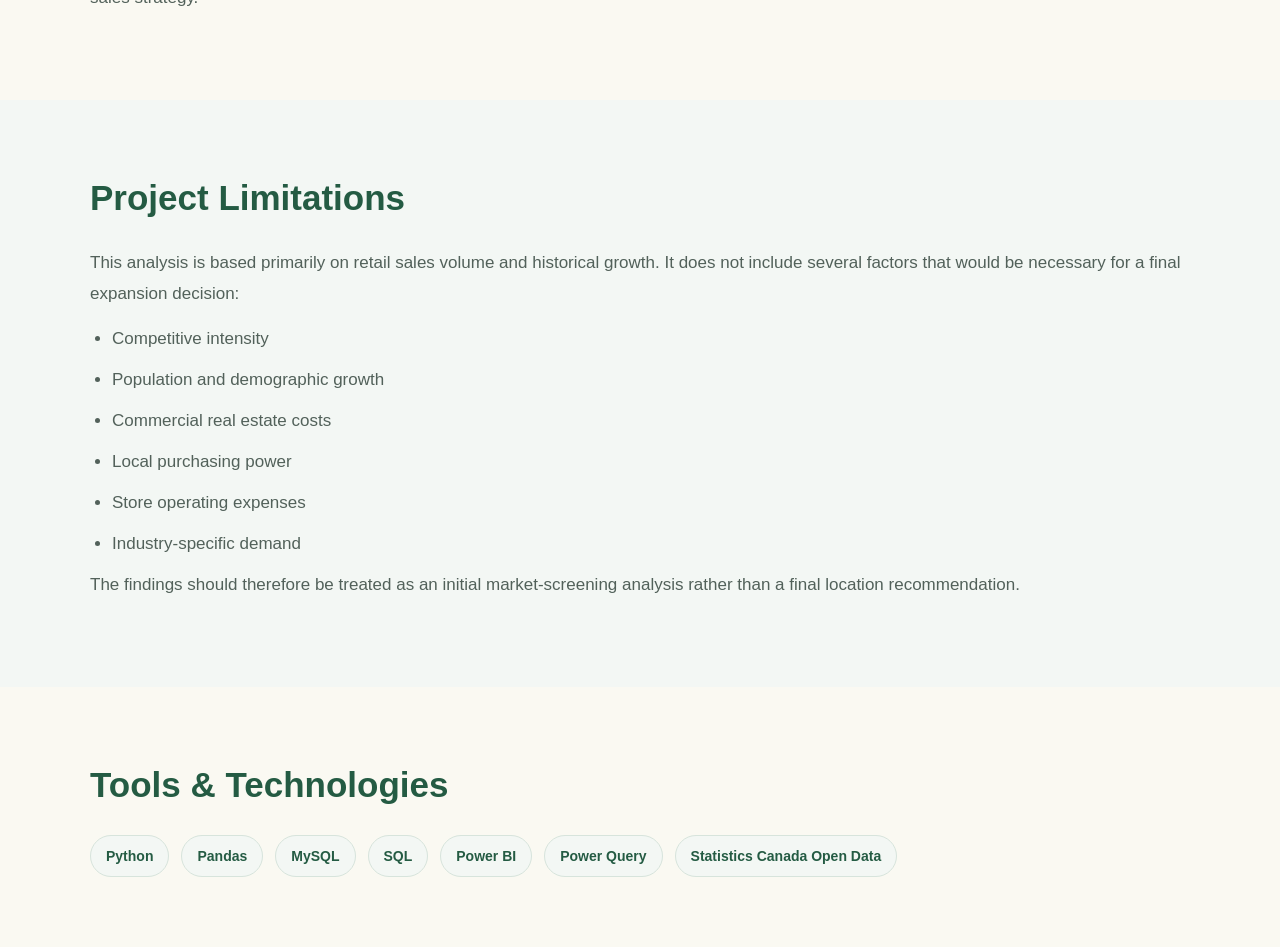
<file: projects/canada-retail-sales.html>
<!DOCTYPE html>
<html lang="en">
<head>
  <meta charset="UTF-8">

  <meta
    name="viewport"
    content="width=device-width, initial-scale=1.0"
  >

  <title>Canada Retail Sales Analysis | Sara Ahmadi</title>

 <link rel="stylesheet" href="../css/projects/project-common.css">
</head>

<body>

  <nav class="project-nav">
      <a class="back-link" href="../index.html#projects">
      ← Back to Portfolio
    </a>
    <a class="site-name" href="../index.html">
      Sara Ahmadi
    </a>

  
  </nav>

  <main>
    <header class="case-hero">
      <div class="case-container">

        <span class="case-label">
          POWER BI · SQL · PYTHON
        </span>

        <h1>Canada Retail Sales Analysis</h1>

        <p class="case-intro">
          An end-to-end data analytics project using Statistics Canada
          retail sales data to identify promising markets for business
          expansion across Canada.
        </p>

        <div class="case-actions">
          <a
            class="case-button primary-button"
            href="https://github.com/saraahmadi-bi/canada-retail-sales-analysis"
            target="_blank"
            rel="noopener noreferrer"
          >
            View GitHub Repository
          </a>

          <!-- <a
            class="case-button secondary-button"
            href="#dashboard"
          >
            View Dashboard
          </a> -->
        </div>

      </div>
    </header>

    <section id="dashboard" class="dashboard-section">
      <div class="case-container">

        <img
          class="dashboard-image"
          src="../assets/images/power-bi-dashboard.png"
          alt="Canada Retail Sales Analysis Power BI dashboard"
        >

      </div>
    </section>
    <section class="case-study-section">
  <div class="case-container">
    <h2>Project Overview</h2>

    <p>
      This end-to-end data analytics project explores a business expansion
      scenario for a Canadian retail chain seeking to identify the most
      promising location for its next store.
    </p>

    <p>
      The project transforms raw government data into actionable business
      insights through Python, SQL, and Power BI. The analysis evaluates
      provincial and city-level growth, seasonal sales patterns, market size,
      and the increasing role of e-commerce.
    </p>
  </div>
</section>


<section class="case-study-section alternate-section">
  <div class="case-container">
    <h2>Data Source</h2>

    <p>
      The analysis uses Statistics Canada’s
      <strong>
        Monthly Retail Trade Sales by Province and Territory
        (Table 20-10-0056-01)
      </strong>,
      covering January 2017 to May 2026.
    </p>

    <p>
      The dataset includes monthly retail sales by province, selected cities,
      industry category, and sales channel, including both in-store and
      e-commerce activity. It also contains raw and seasonally adjusted values.
    </p>
  </div>
</section>


<section class="case-study-section">
  <div class="case-container">
    <h2>Analysis Process</h2>

    <div class="process-grid">

      <article class="process-card">
        <span class="process-number">01</span>

        <h3>Data Cleaning</h3>

        <p>
          The original dataset contained approximately 78,700 rows and
          17 columns. I selected the six fields relevant to the analysis,
          converted the date column, scaled the reported sales values,
          and removed records without valid sales data.
        </p>

        <p>
          The final cleaned dataset contained
          <strong>68,463 rows</strong>.
        </p>
      </article>


      <article class="process-card">
        <span class="process-number">02</span>

        <h3>SQL Analysis</h3>

        <p>
          The cleaned dataset was loaded into MySQL. I developed targeted
          SQL queries to evaluate market growth, seasonal sales behavior,
          city-level performance, and e-commerce adoption.
        </p>
      </article>


      <article class="process-card">
        <span class="process-number">03</span>

        <h3>Dashboard Development</h3>

        <p>
          The query results were imported into Power BI and used to create
          a single-page dashboard featuring KPI cards and four visualizations
          designed to support an expansion decision.
        </p>
      </article>

    </div>
  </div>
</section>


<section class="case-study-section alternate-section">
  <div class="case-container">
    <h2>Business Questions</h2>

    <ul class="case-study-list">
      <li>
        Which provinces experienced the strongest retail sales growth?
      </li>

      <li>
        Is there a consistent seasonal pattern in monthly retail sales?
      </li>

      <li>
        Which major Canadian city demonstrated the strongest growth?
      </li>

      <li>
        How has the share of e-commerce changed over time?
      </li>
    </ul>
  </div>
</section>


<section class="case-study-section">
  <div class="case-container">
    <h2>Key Findings</h2>

    <div class="insight-grid">

      <article class="insight-card">
        <strong>39%</strong>
        <span>Quebec retail sales growth from 2018 to 2025</span>
      </article>

      <article class="insight-card">
        <strong>42%</strong>
        <span>Montréal growth among selected major cities</span>
      </article>

      <article class="insight-card">
        <strong>7%</strong>
        <span>E-commerce share of total retail sales in 2025</span>
      </article>

      <article class="insight-card">
        <strong>$320B</strong>
        <span>Approximate Ontario retail market size</span>
      </article>

    </div>
  </div>
</section>


<section class="case-study-section alternate-section">
  <div class="case-container">
    <div class="finding-block">
      <h2>Provincial Growth</h2>

      <p>
        Between 2018 and 2025, Quebec recorded approximately
        <strong>39% retail sales growth</strong> while maintaining a
        substantial market size of approximately
        <strong>$187 billion</strong>.
      </p>

      <p>
        Some smaller provinces and territories showed higher percentage
        growth, but their significantly smaller sales bases make them less
        comparable for a large-scale retail expansion.
      </p>

      <p>
        Ontario remained Canada’s largest retail market at approximately
        <strong>$320 billion</strong>, with solid growth of around
        <strong>32%</strong>.
      </p>
    </div>


    <div class="finding-block">
      <h2>Seasonal Sales Pattern</h2>

      <p>
        The analysis revealed a consistent seasonal pattern. Retail sales
        generally decline in February, rise steadily toward a peak in May,
        ease during the following months, and increase again near the
        holiday season.
      </p>

      <p>
        This pattern can support inventory planning, staffing decisions,
        and promotional scheduling.
      </p>
    </div>


    <div class="finding-block">
      <h2>City-Level Performance</h2>

      <p>
        Among the cities with seasonally adjusted data, Montréal recorded
        the highest growth at approximately <strong>42%</strong>, followed
        by Toronto at <strong>39%</strong> and Vancouver at
        <strong>35%</strong>.
      </p>

      <p>
        Montréal’s strong performance supports the broader provincial
        findings for Quebec.
      </p>
    </div>


    <div class="finding-block">
      <h2>E-commerce Growth</h2>

      <p>
        E-commerce’s share of total retail sales increased from approximately
        <strong>2.6% in 2017</strong> to <strong>7% in 2025</strong>.
      </p>

      <p>
        Although online sales accelerated sharply in 2020, the share remained
        elevated afterward, suggesting a long-term structural change rather
        than a temporary increase.
      </p>
    </div>
  </div>
</section>


<section class="case-study-section recommendation-section">
  <div class="case-container">
    <h2>Business Recommendation</h2>

    <p>
      Based on the combination of market size, growth rate, and city-level
      performance, <strong>Quebec—particularly the Montréal area—emerged
      as the strongest candidate for further expansion analysis.</strong>
    </p>

    <p>
      Ontario remains an attractive lower-risk option when overall market
      size is the primary consideration.
    </p>

    <p>
      Regardless of the physical expansion location, the continuing growth
      of e-commerce suggests that the company should also strengthen its
      online sales strategy.
    </p>
  </div>
</section>


<section class="case-study-section alternate-section">
  <div class="case-container">
    <h2>Project Limitations</h2>

    <p>
      This analysis is based primarily on retail sales volume and historical
      growth. It does not include several factors that would be necessary
      for a final expansion decision:
    </p>

    <ul class="case-study-list">
      <li>Competitive intensity</li>
      <li>Population and demographic growth</li>
      <li>Commercial real estate costs</li>
      <li>Local purchasing power</li>
      <li>Store operating expenses</li>
      <li>Industry-specific demand</li>
    </ul>

    <p>
      The findings should therefore be treated as an initial market-screening
      analysis rather than a final location recommendation.
    </p>
  </div>
</section>


<section class="case-study-section">
  <div class="case-container">
    <h2>Tools & Technologies</h2>

    <div class="case-tools">
      <span>Python</span>
      <span>Pandas</span>
      <span>MySQL</span>
      <span>SQL</span>
      <span>Power BI</span>
      <span>Power Query</span>
      <span>Statistics Canada Open Data</span>
    </div>
  </div>
</section>
  </main>

</body>
</html>
</file>
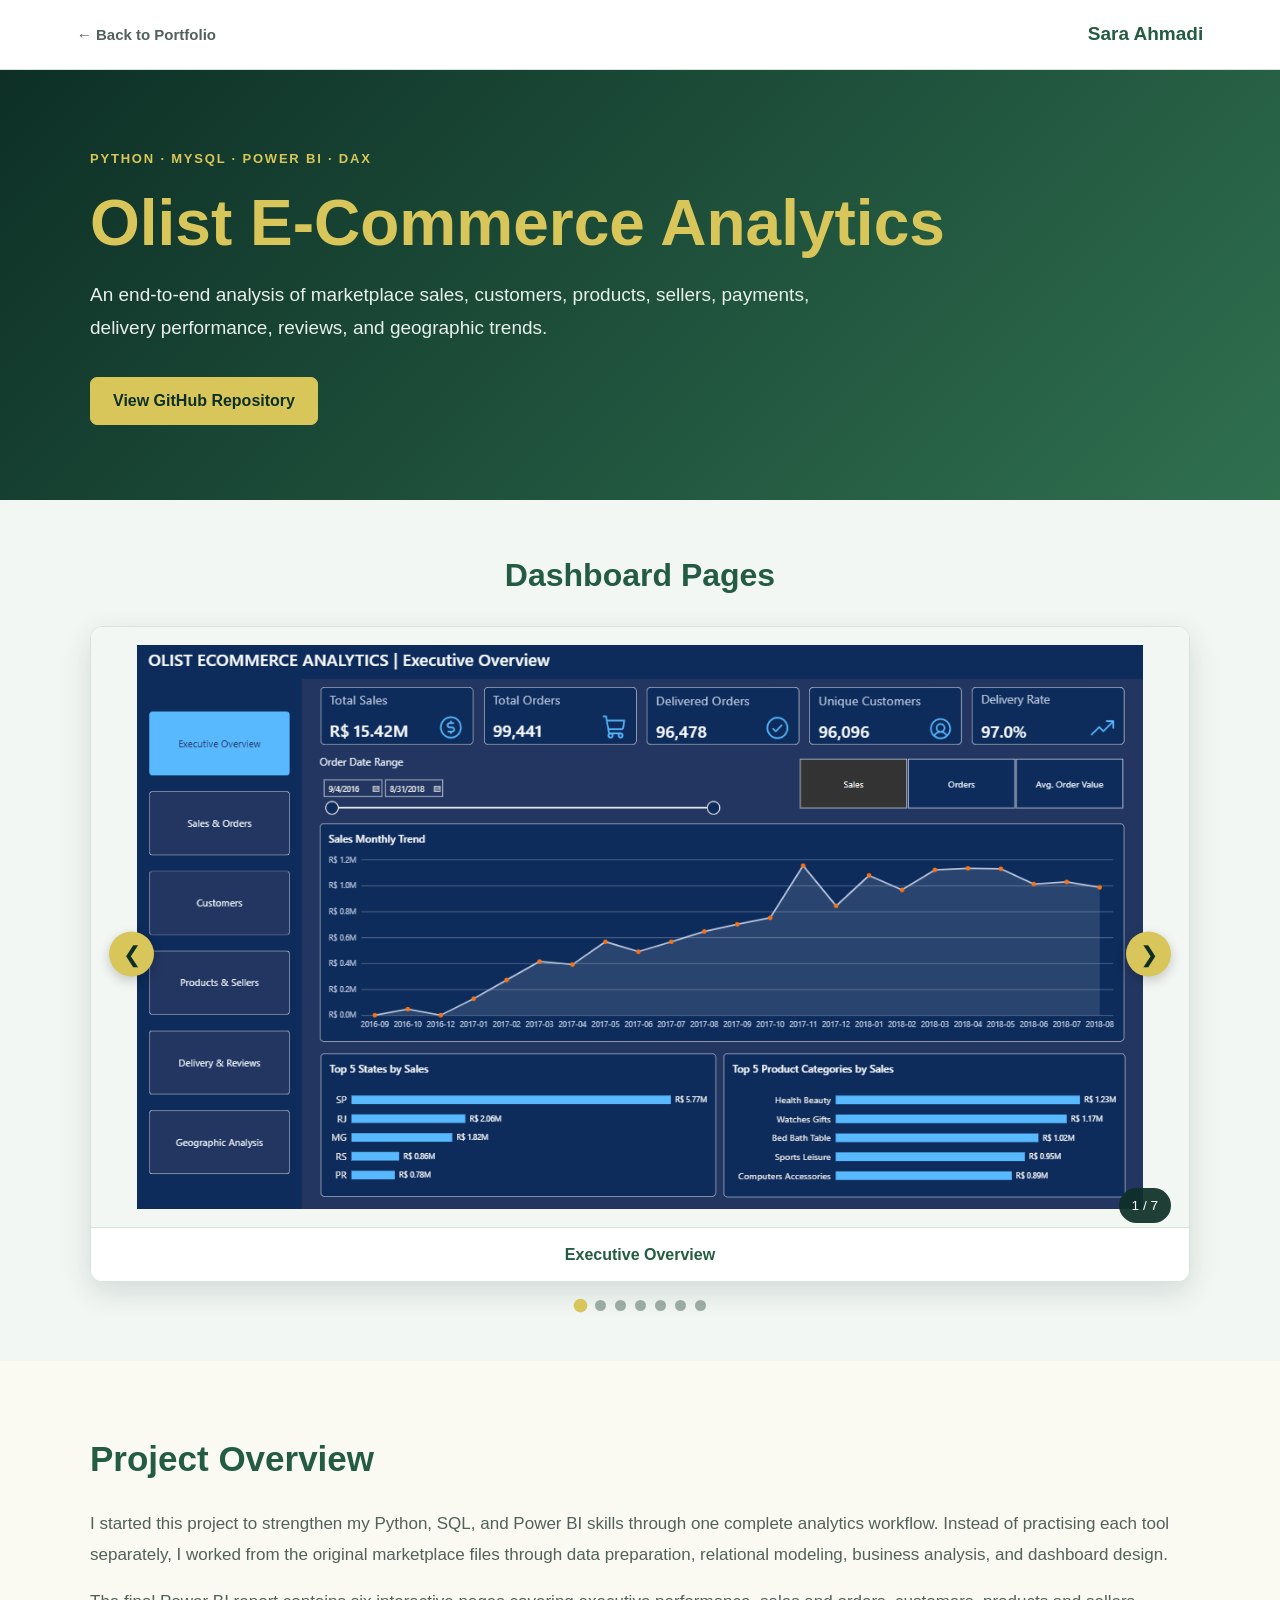
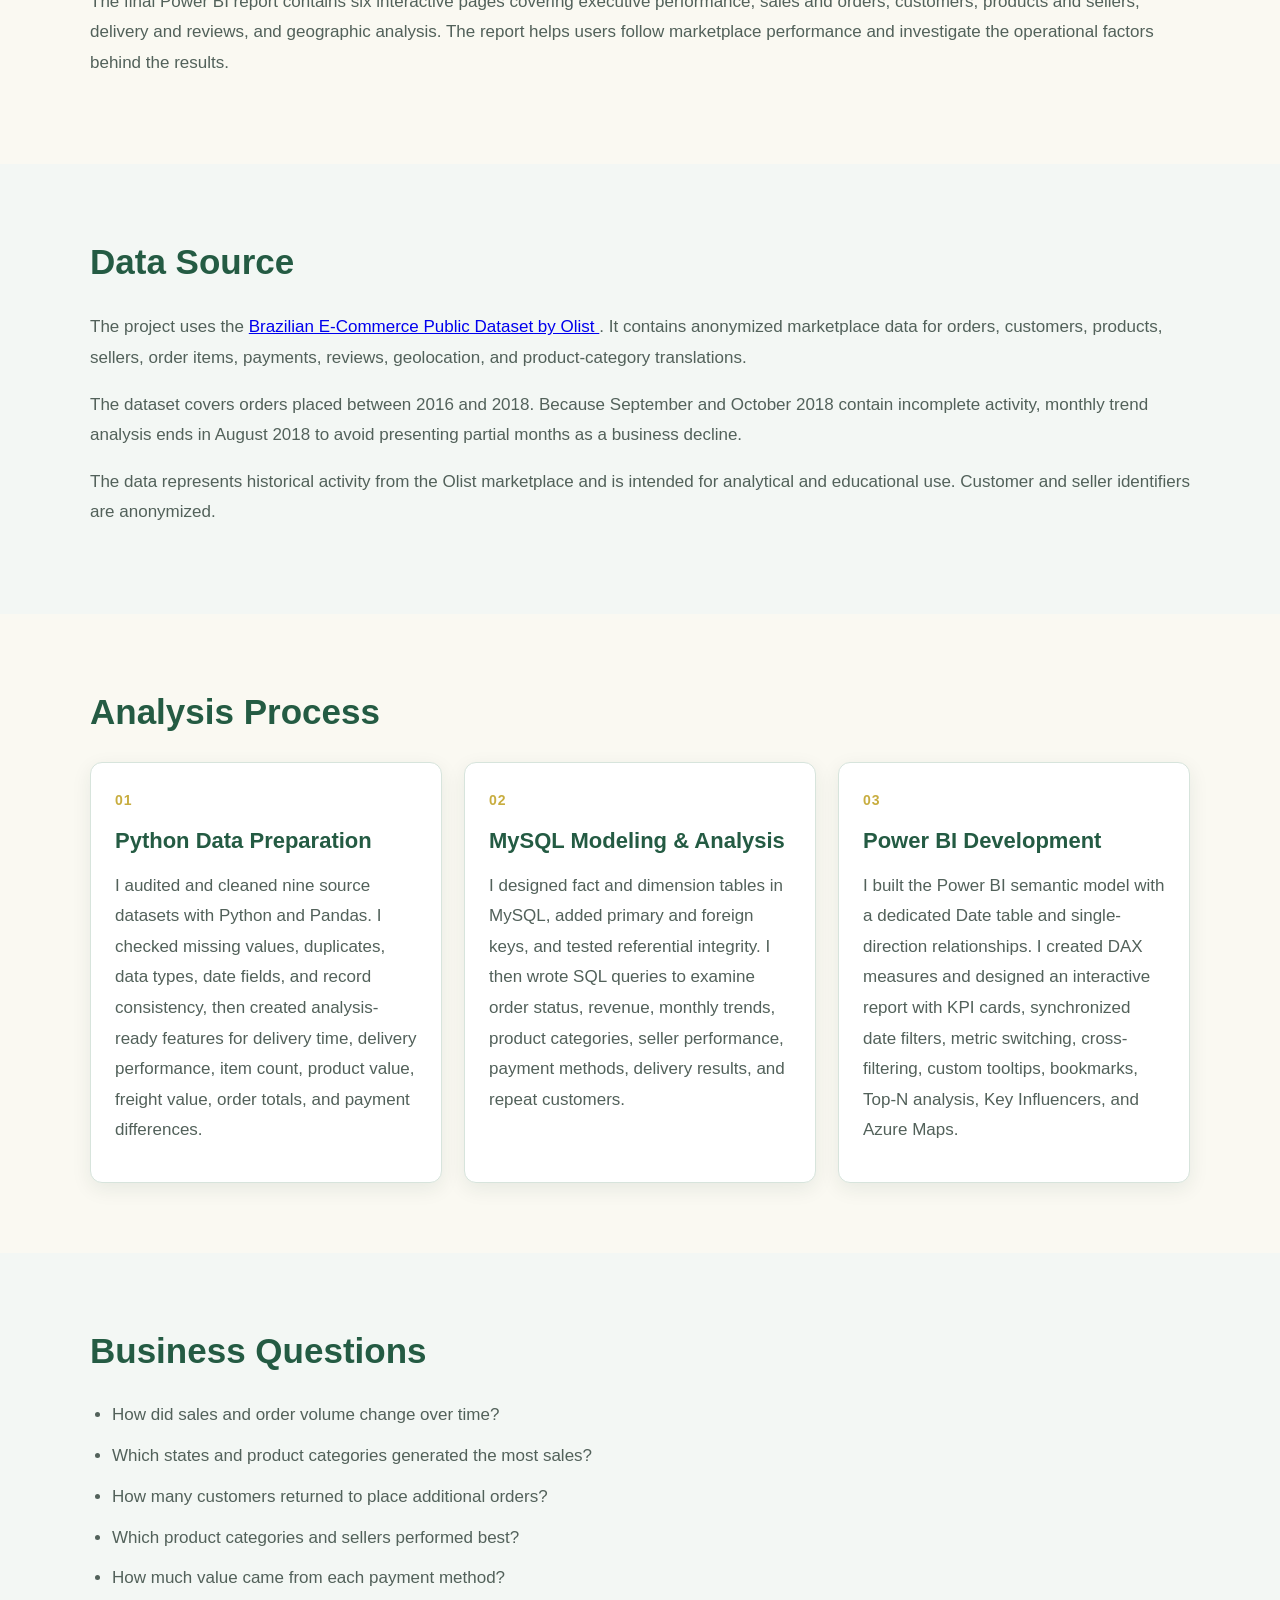
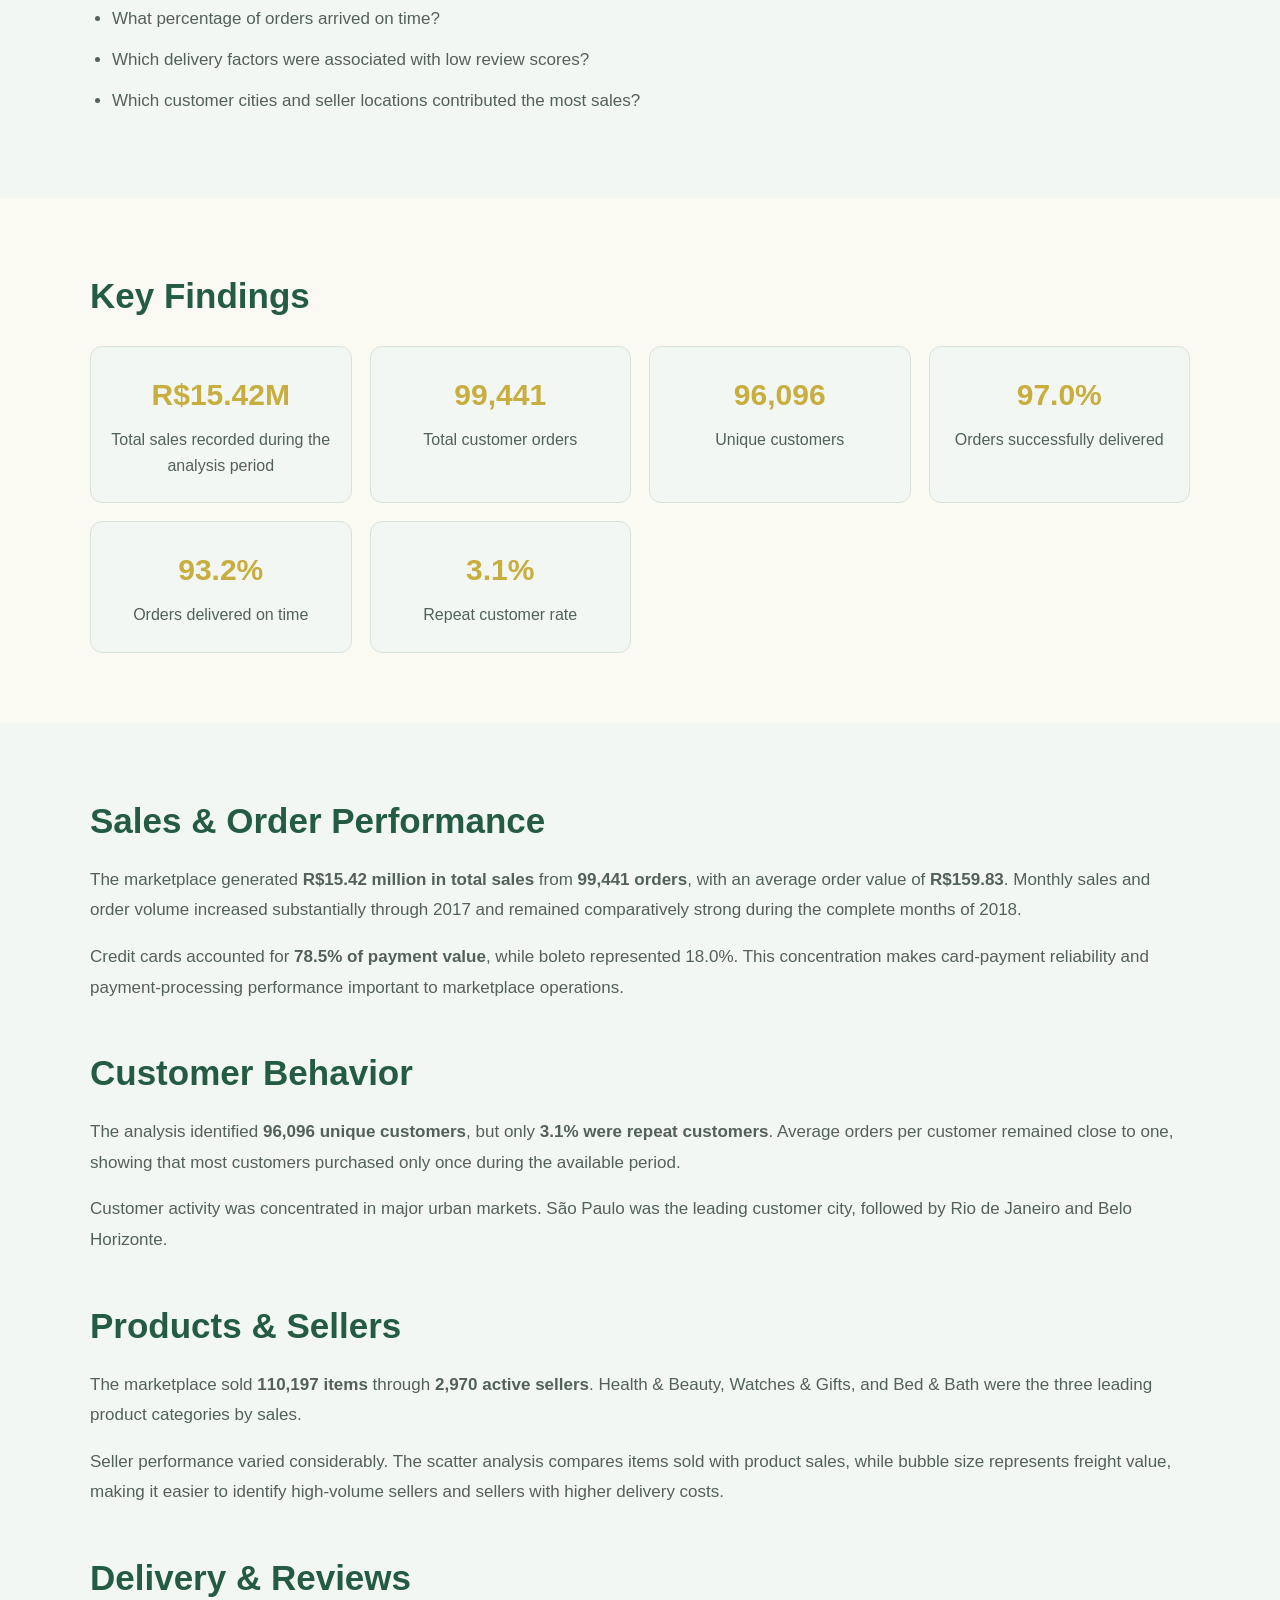
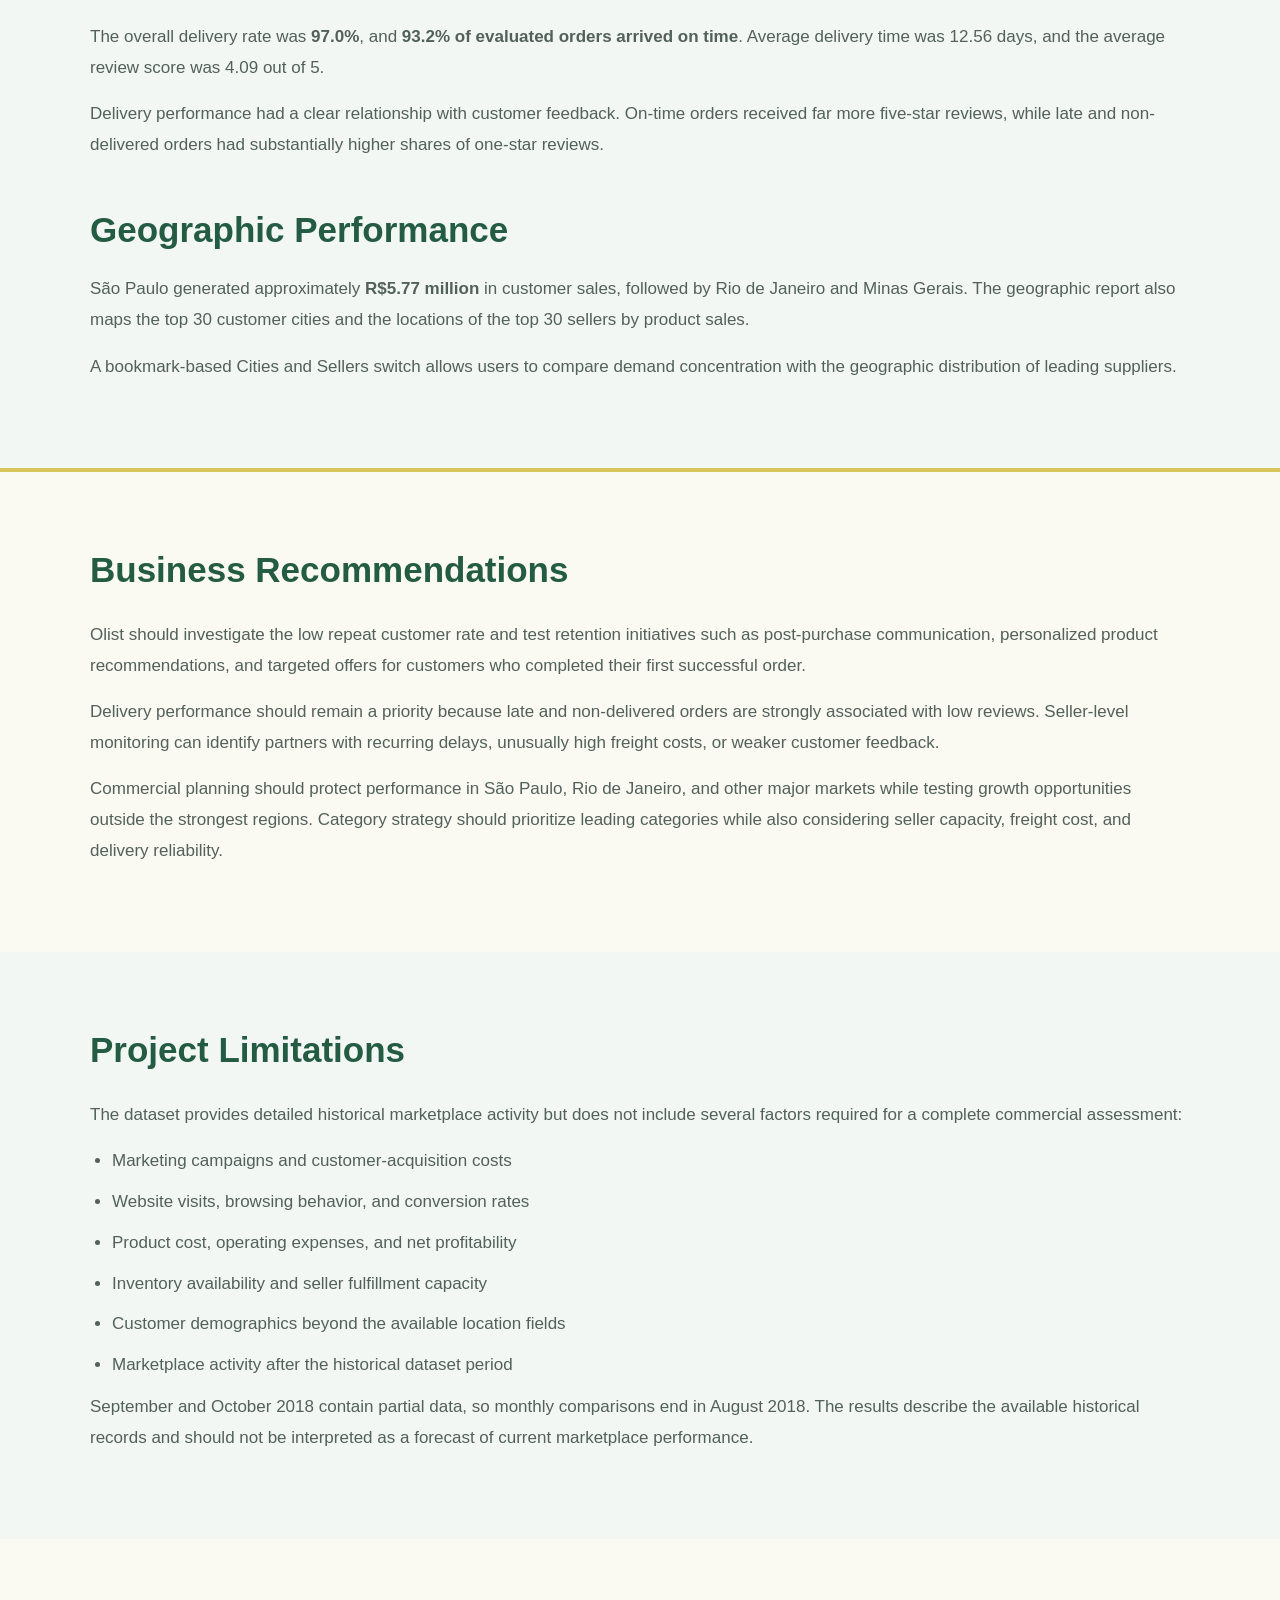
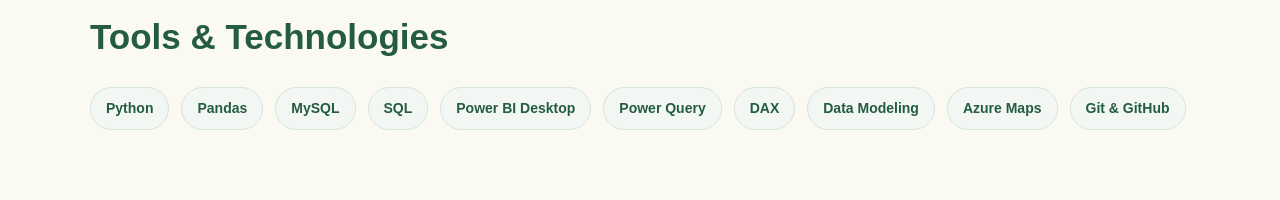
<file: projects/olist-ecommerce.html>
<!DOCTYPE html>
<html lang="en">
<head>
  <meta charset="UTF-8">

  <meta
    name="viewport"
    content="width=device-width, initial-scale=1.0"
  >

  <meta
    name="description"
    content="An end-to-end Olist e-commerce analytics project using Python, MySQL, SQL, DAX, and Power BI."
  >

  <title>Olist E-Commerce Analytics | Sara Ahmadi</title>

  <link rel="stylesheet" href="../css/projects/project-common.css">
</head>

<body>

  <nav class="project-nav">
    <a class="back-link" href="../index.html#projects">
      &larr; Back to Portfolio
    </a>
    <a class="site-name" href="../index.html">
      Sara Ahmadi
    </a>

    
  </nav>

  <main>
    <header class="case-hero">
      <div class="case-container">

        <span class="case-label">
          PYTHON &middot; MYSQL &middot; POWER BI &middot; DAX
        </span>

        <h1>Olist E-Commerce Analytics</h1>

        <p class="case-intro">
          An end-to-end analysis of marketplace sales, customers, products,
          sellers, payments, delivery performance, reviews, and geographic trends.
        </p>

        <div class="case-actions">
          <a
            class="case-button primary-button"
            href="https://github.com/saraahmadi-bi/olist-ecommerce-analysis"
            target="_blank"
            rel="noopener noreferrer"
          >
            View GitHub Repository
          </a>
        </div>

      </div>
    </header>


    <section class="dashboard-gallery">
      <h2>Dashboard Pages</h2>

      <div class="project-slider" data-slider>
        <div class="slider-slides">

          <figure class="slider-slide active">
            <img
              src="../assets/images/olist-ecommerce/01-executive-overview.png"
              alt="Olist E-Commerce Executive Overview dashboard"
            >
            <figcaption>Executive Overview</figcaption>
          </figure>

          <figure class="slider-slide">
            <img
              src="../assets/images/olist-ecommerce/02-sales-orders.png"
              alt="Olist E-Commerce Sales and Orders dashboard"
            >
            <figcaption>Sales &amp; Orders</figcaption>
          </figure>

          <figure class="slider-slide">
            <img
              src="../assets/images/olist-ecommerce/03-customers.png"
              alt="Olist E-Commerce Customers dashboard"
            >
            <figcaption>Customers</figcaption>
          </figure>

          <figure class="slider-slide">
            <img
              src="../assets/images/olist-ecommerce/04-products-sellers.png"
              alt="Olist E-Commerce Products and Sellers dashboard"
            >
            <figcaption>Products &amp; Sellers</figcaption>
          </figure>

          <figure class="slider-slide">
            <img
              src="../assets/images/olist-ecommerce/05-delivery-reviews.png"
              alt="Olist E-Commerce Delivery and Reviews dashboard"
            >
            <figcaption>Delivery &amp; Reviews</figcaption>
          </figure>

          <figure class="slider-slide">
            <img
              src="../assets/images/olist-ecommerce/06-geographical-analysis-cities.png"
              alt="Olist E-Commerce geographic analysis of customer cities"
            >
            <figcaption>Geographic Analysis: Cities</figcaption>
          </figure>

          <figure class="slider-slide">
            <img
              src="../assets/images/olist-ecommerce/07-geographical-analysis-sellers.png"
              alt="Olist E-Commerce geographic analysis of top sellers"
            >
            <figcaption>Geographic Analysis: Sellers</figcaption>
          </figure>

        </div>

        <button class="slider-button slider-prev" aria-label="Previous dashboard">
          &#10094;
        </button>

        <button class="slider-button slider-next" aria-label="Next dashboard">
          &#10095;
        </button>

        <div class="slider-counter">
          <span class="current-slide">1</span>
          <span>/</span>
          <span class="total-slides">7</span>
        </div>
      </div>

      <div class="slider-dots" aria-label="Choose dashboard page"></div>
    </section>


    <section class="case-study-section">
      <div class="case-container">
        <h2>Project Overview</h2>

        <p>
          I started this project to strengthen my Python, SQL, and Power BI skills
          through one complete analytics workflow. Instead of practising each tool
          separately, I worked from the original marketplace files through data
          preparation, relational modeling, business analysis, and dashboard design.
        </p>

        <p>
          The final Power BI report contains six interactive pages covering executive
          performance, sales and orders, customers, products and sellers, delivery and
          reviews, and geographic analysis. The report helps users follow marketplace
          performance and investigate the operational factors behind the results.
        </p>
      </div>
    </section>


    <section class="case-study-section alternate-section">
      <div class="case-container">
        <h2>Data Source</h2>

        <p>
          The project uses the
          <a
            href="https://www.kaggle.com/datasets/olistbr/brazilian-ecommerce"
            target="_blank"
            rel="noopener noreferrer"
          >
            Brazilian E-Commerce Public Dataset by Olist
          </a>.
          It contains anonymized marketplace data for orders, customers, products,
          sellers, order items, payments, reviews, geolocation, and product-category
          translations.
        </p>

        <p>
          The dataset covers orders placed between 2016 and 2018. Because September
          and October 2018 contain incomplete activity, monthly trend analysis ends in
          August 2018 to avoid presenting partial months as a business decline.
        </p>

        <p>
          The data represents historical activity from the Olist marketplace and is
          intended for analytical and educational use. Customer and seller identifiers
          are anonymized.
        </p>
      </div>
    </section>


    <section class="case-study-section">
      <div class="case-container">
        <h2>Analysis Process</h2>

        <div class="process-grid">

          <article class="process-card">
            <span class="process-number">01</span>
            <h3>Python Data Preparation</h3>
            <p>
              I audited and cleaned nine source datasets with Python and Pandas. I
              checked missing values, duplicates, data types, date fields, and record
              consistency, then created analysis-ready features for delivery time,
              delivery performance, item count, product value, freight value, order
              totals, and payment differences.
            </p>
          </article>

          <article class="process-card">
            <span class="process-number">02</span>
            <h3>MySQL Modeling &amp; Analysis</h3>
            <p>
              I designed fact and dimension tables in MySQL, added primary and foreign
              keys, and tested referential integrity. I then wrote SQL queries to
              examine order status, revenue, monthly trends, product categories,
              seller performance, payment methods, delivery results, and repeat
              customers.
            </p>
          </article>

          <article class="process-card">
            <span class="process-number">03</span>
            <h3>Power BI Development</h3>
            <p>
              I built the Power BI semantic model with a dedicated Date table and
              single-direction relationships. I created DAX measures and designed an
              interactive report with KPI cards, synchronized date filters, metric
              switching, cross-filtering, custom tooltips, bookmarks, Top-N analysis,
              Key Influencers, and Azure Maps.
            </p>
          </article>

        </div>
      </div>
    </section>


    <section class="case-study-section alternate-section">
      <div class="case-container">
        <h2>Business Questions</h2>

        <ul class="case-study-list">
          <li>How did sales and order volume change over time?</li>
          <li>Which states and product categories generated the most sales?</li>
          <li>How many customers returned to place additional orders?</li>
          <li>Which product categories and sellers performed best?</li>
          <li>How much value came from each payment method?</li>
          <li>What percentage of orders arrived on time?</li>
          <li>Which delivery factors were associated with low review scores?</li>
          <li>Which customer cities and seller locations contributed the most sales?</li>
        </ul>
      </div>
    </section>


    <section class="case-study-section">
      <div class="case-container">
        <h2>Key Findings</h2>

        <div class="insight-grid">
          <article class="insight-card">
            <strong>R$15.42M</strong>
            <span>Total sales recorded during the analysis period</span>
          </article>

          <article class="insight-card">
            <strong>99,441</strong>
            <span>Total customer orders</span>
          </article>

          <article class="insight-card">
            <strong>96,096</strong>
            <span>Unique customers</span>
          </article>

          <article class="insight-card">
            <strong>97.0%</strong>
            <span>Orders successfully delivered</span>
          </article>

          <article class="insight-card">
            <strong>93.2%</strong>
            <span>Orders delivered on time</span>
          </article>

          <article class="insight-card">
            <strong>3.1%</strong>
            <span>Repeat customer rate</span>
          </article>
        </div>
      </div>
    </section>


    <section class="case-study-section alternate-section">
      <div class="case-container">

        <div class="finding-block">
          <h2>Sales &amp; Order Performance</h2>

          <p>
            The marketplace generated <strong>R$15.42 million in total sales</strong>
            from <strong>99,441 orders</strong>, with an average order value of
            <strong>R$159.83</strong>. Monthly sales and order volume increased
            substantially through 2017 and remained comparatively strong during the
            complete months of 2018.
          </p>

          <p>
            Credit cards accounted for <strong>78.5% of payment value</strong>, while
            boleto represented 18.0%. This concentration makes card-payment reliability
            and payment-processing performance important to marketplace operations.
          </p>
        </div>

        <div class="finding-block">
          <h2>Customer Behavior</h2>

          <p>
            The analysis identified <strong>96,096 unique customers</strong>, but only
            <strong>3.1% were repeat customers</strong>. Average orders per customer
            remained close to one, showing that most customers purchased only once
            during the available period.
          </p>

          <p>
            Customer activity was concentrated in major urban markets. S&atilde;o Paulo
            was the leading customer city, followed by Rio de Janeiro and Belo Horizonte.
          </p>
        </div>

        <div class="finding-block">
          <h2>Products &amp; Sellers</h2>

          <p>
            The marketplace sold <strong>110,197 items</strong> through
            <strong>2,970 active sellers</strong>. Health &amp; Beauty, Watches &amp; Gifts,
            and Bed &amp; Bath were the three leading product categories by sales.
          </p>

          <p>
            Seller performance varied considerably. The scatter analysis compares items
            sold with product sales, while bubble size represents freight value, making
            it easier to identify high-volume sellers and sellers with higher delivery costs.
          </p>
        </div>

        <div class="finding-block">
          <h2>Delivery &amp; Reviews</h2>

          <p>
            The overall delivery rate was <strong>97.0%</strong>, and
            <strong>93.2% of evaluated orders arrived on time</strong>. Average delivery
            time was 12.56 days, and the average review score was 4.09 out of 5.
          </p>

          <p>
            Delivery performance had a clear relationship with customer feedback.
            On-time orders received far more five-star reviews, while late and
            non-delivered orders had substantially higher shares of one-star reviews.
          </p>
        </div>

        <div class="finding-block">
          <h2>Geographic Performance</h2>

          <p>
            S&atilde;o Paulo generated approximately <strong>R$5.77 million</strong> in
            customer sales, followed by Rio de Janeiro and Minas Gerais. The geographic
            report also maps the top 30 customer cities and the locations of the top 30
            sellers by product sales.
          </p>

          <p>
            A bookmark-based Cities and Sellers switch allows users to compare demand
            concentration with the geographic distribution of leading suppliers.
          </p>
        </div>

      </div>
    </section>


    <section class="case-study-section recommendation-section">
      <div class="case-container">
        <h2>Business Recommendations</h2>

        <p>
          Olist should investigate the low repeat customer rate and test retention
          initiatives such as post-purchase communication, personalized product
          recommendations, and targeted offers for customers who completed their first
          successful order.
        </p>

        <p>
          Delivery performance should remain a priority because late and non-delivered
          orders are strongly associated with low reviews. Seller-level monitoring can
          identify partners with recurring delays, unusually high freight costs, or
          weaker customer feedback.
        </p>

        <p>
          Commercial planning should protect performance in S&atilde;o Paulo, Rio de
          Janeiro, and other major markets while testing growth opportunities outside
          the strongest regions. Category strategy should prioritize leading categories
          while also considering seller capacity, freight cost, and delivery reliability.
        </p>
      </div>
    </section>


    <section class="case-study-section alternate-section">
      <div class="case-container">
        <h2>Project Limitations</h2>

        <p>
          The dataset provides detailed historical marketplace activity but does not
          include several factors required for a complete commercial assessment:
        </p>

        <ul class="case-study-list">
          <li>Marketing campaigns and customer-acquisition costs</li>
          <li>Website visits, browsing behavior, and conversion rates</li>
          <li>Product cost, operating expenses, and net profitability</li>
          <li>Inventory availability and seller fulfillment capacity</li>
          <li>Customer demographics beyond the available location fields</li>
          <li>Marketplace activity after the historical dataset period</li>
        </ul>

        <p>
          September and October 2018 contain partial data, so monthly comparisons end in
          August 2018. The results describe the available historical records and should
          not be interpreted as a forecast of current marketplace performance.
        </p>
      </div>
    </section>


    <section class="case-study-section">
      <div class="case-container">
        <h2>Tools &amp; Technologies</h2>

        <div class="case-tools">
          <span>Python</span>
          <span>Pandas</span>
          <span>MySQL</span>
          <span>SQL</span>
          <span>Power BI Desktop</span>
          <span>Power Query</span>
          <span>DAX</span>
          <span>Data Modeling</span>
          <span>Azure Maps</span>
          <span>Git &amp; GitHub</span>
        </div>
      </div>
    </section>
  </main>


  <script>
    document.querySelectorAll("[data-slider]").forEach((slider) => {
      const slides = slider.querySelectorAll(".slider-slide");
      const previousButton = slider.querySelector(".slider-prev");
      const nextButton = slider.querySelector(".slider-next");
      const currentSlideText = slider.querySelector(".current-slide");
      const totalSlidesText = slider.querySelector(".total-slides");
      const dotsContainer =
        slider.parentElement.querySelector(".slider-dots");

      let currentIndex = 0;

      totalSlidesText.textContent = slides.length;

      slides.forEach((slide, index) => {
        const dot = document.createElement("button");

        dot.classList.add("slider-dot");
        dot.setAttribute("aria-label", `Show dashboard ${index + 1}`);

        if (index === 0) {
          dot.classList.add("active");
        }

        dot.addEventListener("click", () => {
          showSlide(index);
        });

        dotsContainer.appendChild(dot);
      });

      const dots = dotsContainer.querySelectorAll(".slider-dot");

      function showSlide(index) {
        if (index >= slides.length) {
          currentIndex = 0;
        } else if (index < 0) {
          currentIndex = slides.length - 1;
        } else {
          currentIndex = index;
        }

        slides.forEach((slide) => {
          slide.classList.remove("active");
        });

        dots.forEach((dot) => {
          dot.classList.remove("active");
        });

        slides[currentIndex].classList.add("active");
        dots[currentIndex].classList.add("active");

        currentSlideText.textContent = currentIndex + 1;
      }

      previousButton.addEventListener("click", () => {
        showSlide(currentIndex - 1);
      });

      nextButton.addEventListener("click", () => {
        showSlide(currentIndex + 1);
      });
    });
  </script>
</body>
</html>
</file>
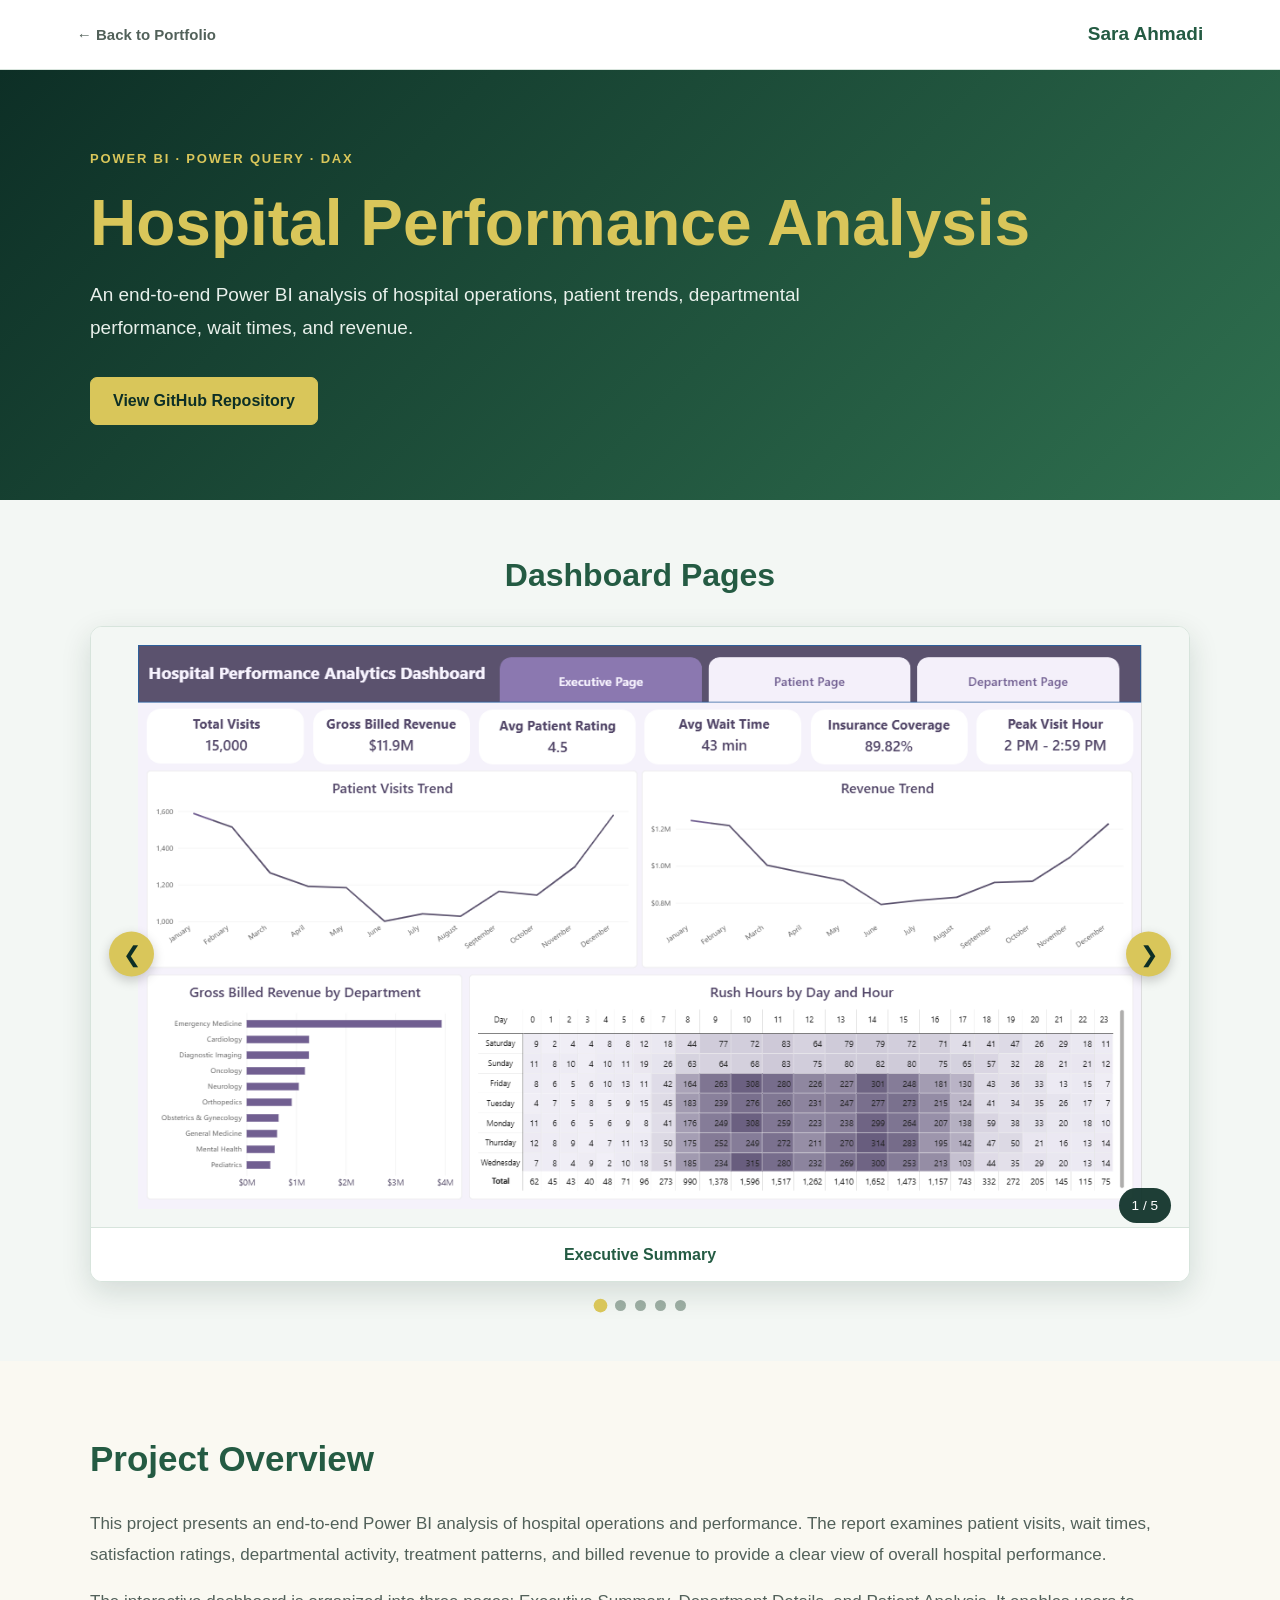
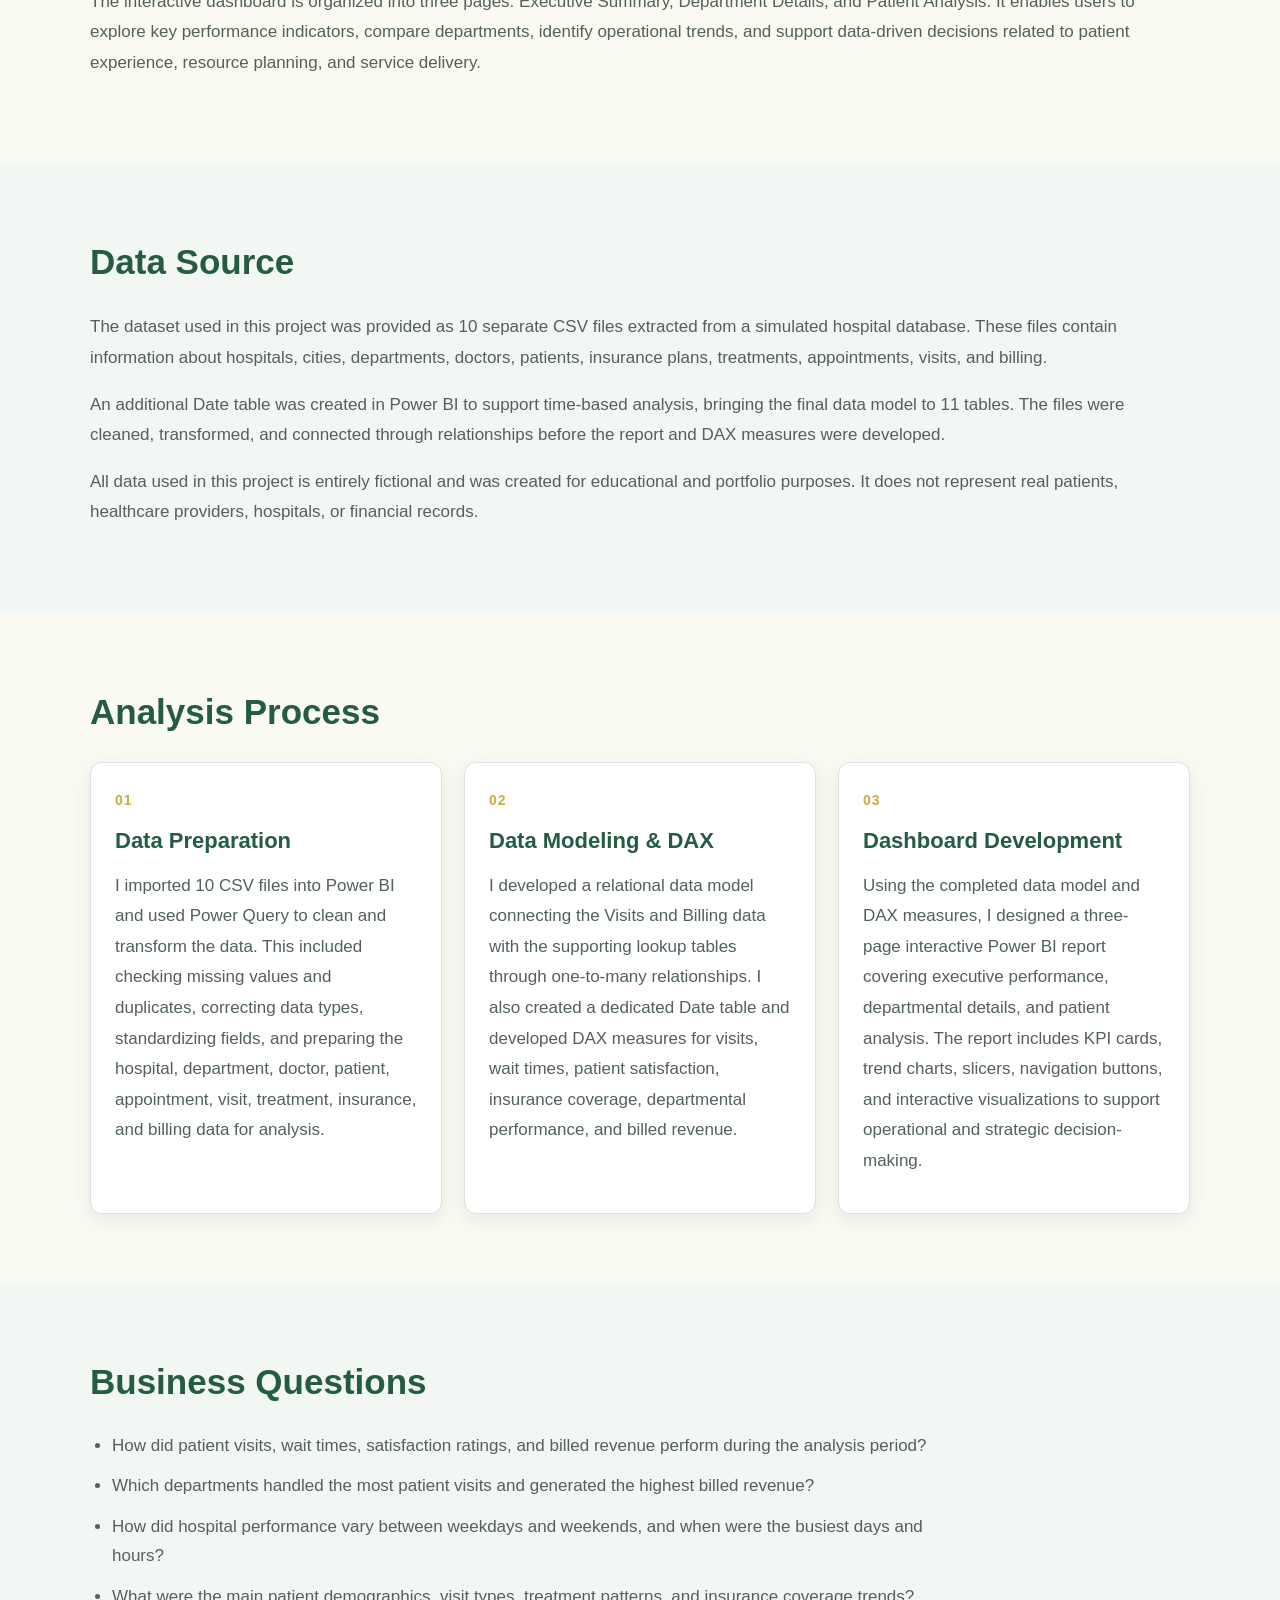
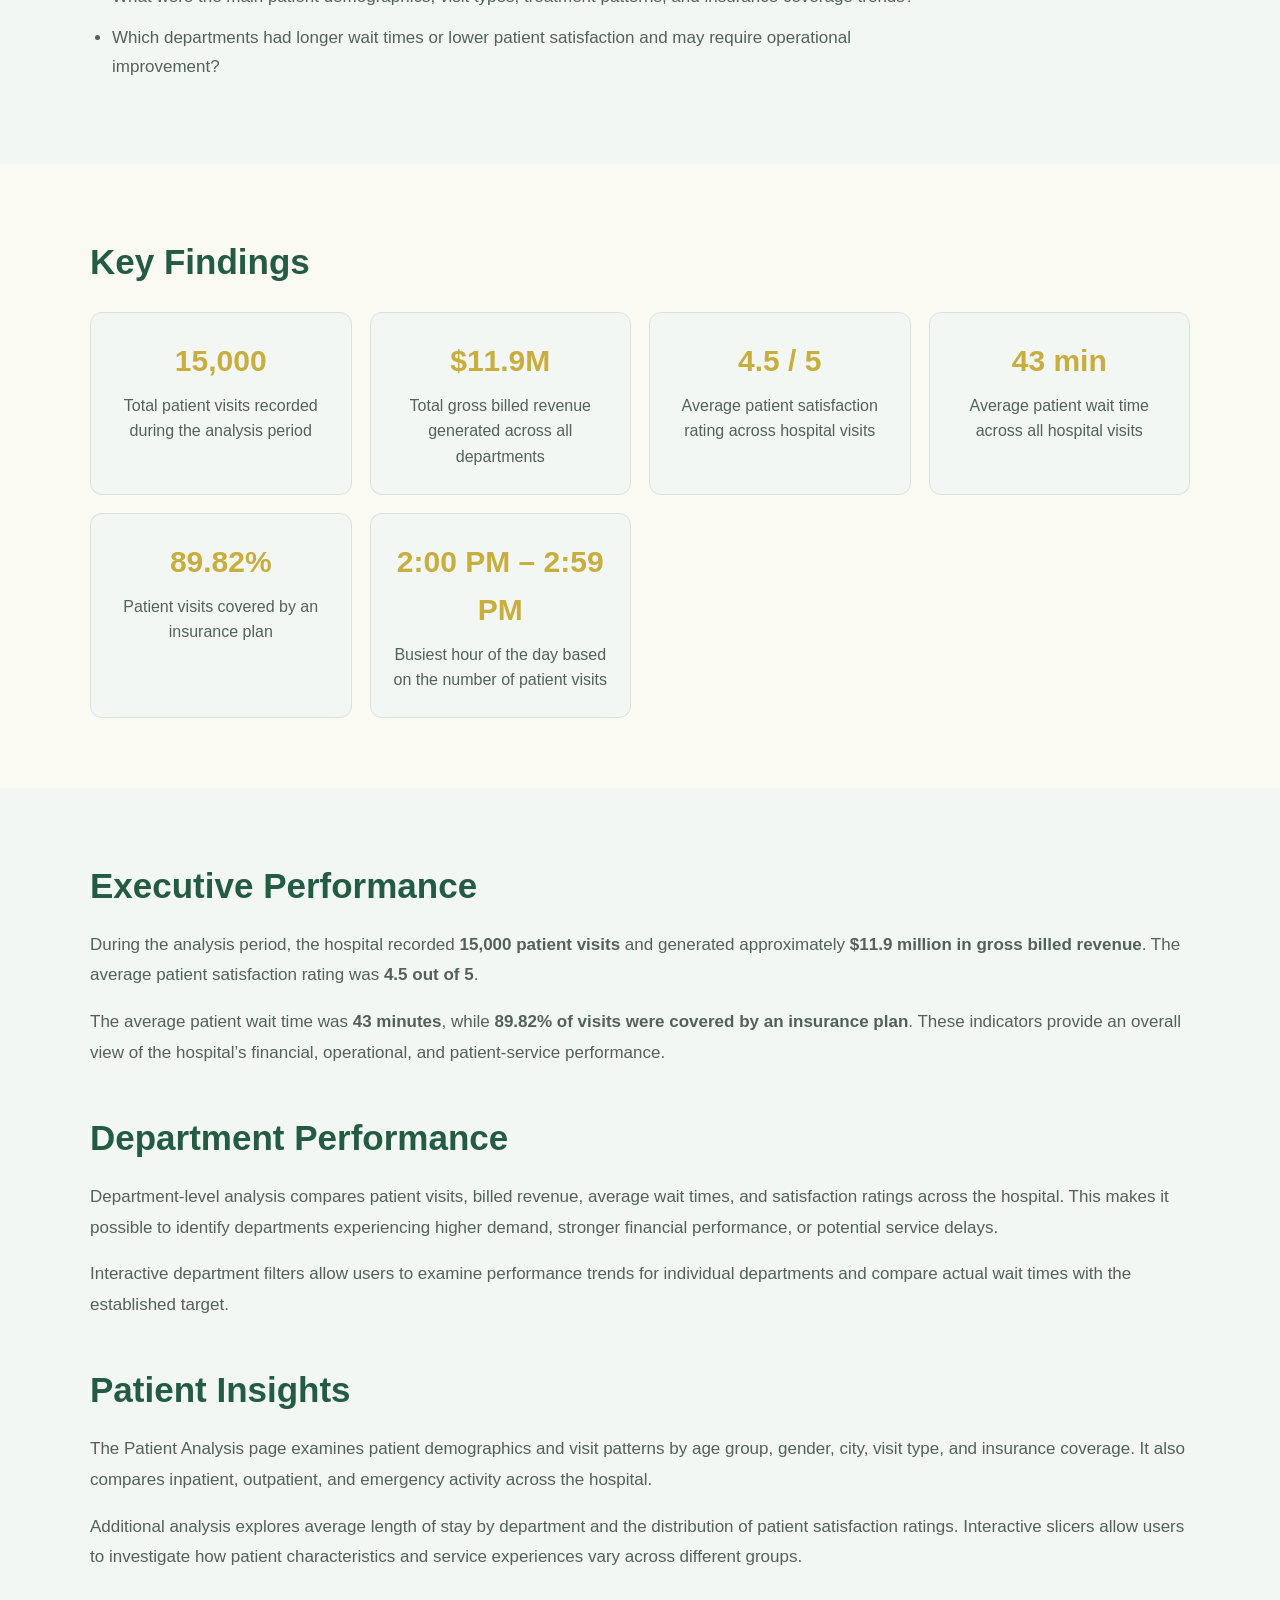
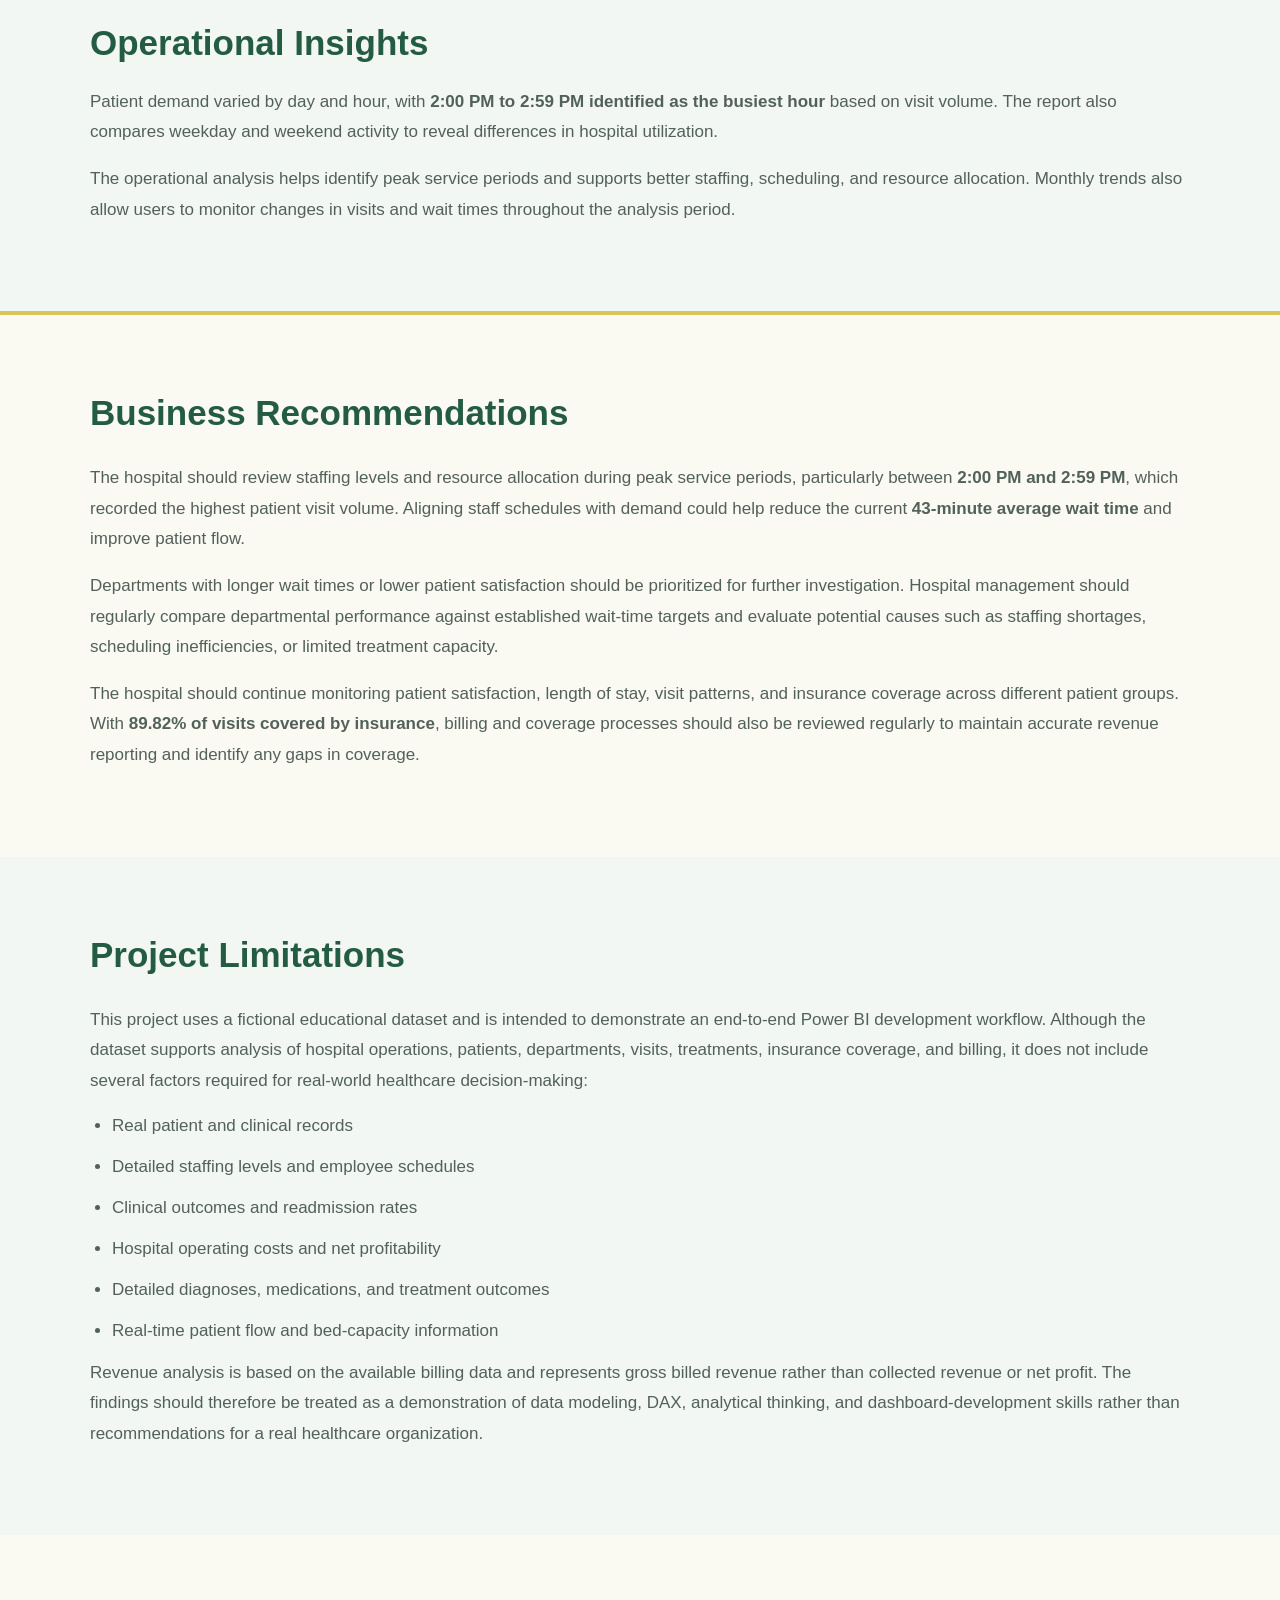
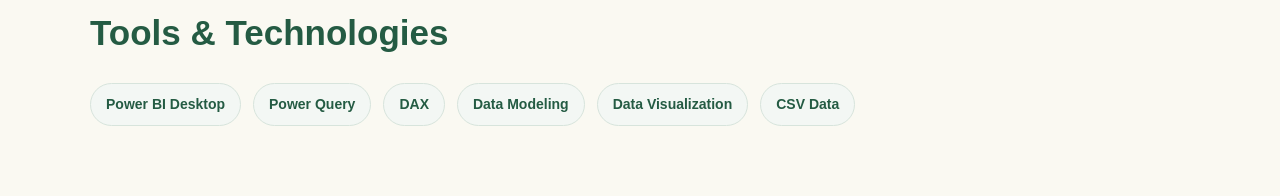
<file: projects/ottawa-hospital.html>
<!DOCTYPE html>
<html lang="en">
<head>
  <meta charset="UTF-8">

  <meta
    name="viewport"
    content="width=device-width, initial-scale=1.0"
  >

  <title>Hospital Performance Analysis | Sara Ahmadi</title>

 <link rel="stylesheet" href="../css/projects/project-common.css">
</head>

<body>

  <nav class="project-nav">
    
    <a class="back-link" href="../index.html#projects">
      ← Back to Portfolio
    </a>
    <a class="site-name" href="../index.html">
      Sara Ahmadi
    </a>

  </nav>

  <main>
    <header class="case-hero">
  <div class="case-container">

    <span class="case-label">
      POWER BI · POWER QUERY · DAX
    </span>

    <h1>Hospital Performance Analysis</h1>

    <p class="case-intro">
      An end-to-end Power BI analysis of hospital operations, patient trends, departmental performance, wait times, and revenue.
    </p>


    <div class="case-actions">
          <a
            class="case-button primary-button"
            href="https://github.com/saraahmadi-bi/Ottawa-hospital-performance-analysis"
            target="_blank"
            rel="noopener noreferrer"
          >
            View GitHub Repository
          </a>

        </div>

    

  </div>
</header>

  
    <section class="dashboard-gallery">
  <h2>Dashboard Pages</h2>

  <div class="project-slider" data-slider>
    <div class="slider-slides">

      <figure class="slider-slide active">
        <img
          src="..\\assets\\images\\ottawa-hospital\\executive-summary.png"
          alt="Ottawa Hospital Executive Summary dashboard"
        >

        <figcaption>Executive Summary</figcaption>
      </figure>

      <figure class="slider-slide">
        <img
          src="..\\assets\\images\\ottawa-hospital/patient-analysis.png"
          alt="Ottawa Hospital Patient Analysis dashboard"
        >
        <figcaption>Patient Analysis</figcaption>
      </figure>

      <figure class="slider-slide">
        <img
          src="..\\assets\\images\\ottawa-hospital/department-details.png"
          alt="Ottawa Hospital Departmental Performance dashboard"
        >
        <figcaption>Department Details</figcaption>
      </figure>

      <figure class="slider-slide">
        <img
          src="..\\assets\\images\\ottawa-hospital/data-model.png"
          alt="Ottawa Hospital Data Model"
        >
        <figcaption>Data Model</figcaption>
      </figure>
      <figure class="slider-slide">
              <img
                src="..\\assets\\images\\adventureworks-data-model.png"
                alt="AdventureWorks Customer Details dashboard"
              >
              <figcaption>Data Modeling</figcaption>
      </figure>
    </div>

    <button class="slider-button slider-prev" aria-label="Previous dashboard">
      &#10094;
    </button>

    <button class="slider-button slider-next" aria-label="Next dashboard">
      &#10095;
    </button>

    <div class="slider-counter">
      <span class="current-slide">1</span>
      <span>/</span>
      <span class="total-slides">4</span>
    </div>
  </div>

  <div class="slider-dots" aria-label="Choose dashboard page"></div>
</section>
    <section class="case-study-section">
  <div class="case-container">
    <h2>Project Overview</h2>
<p>
  This project presents an end-to-end Power BI analysis of hospital operations and performance. 
  The report examines patient visits, wait times, satisfaction ratings, departmental activity, 
  treatment patterns, and billed revenue to provide a clear view of overall hospital performance.
</p>

<p>
  The interactive dashboard is organized into three pages: Executive Summary, Department Details, 
  and Patient Analysis. It enables users to explore key performance indicators, compare departments, 
  identify operational trends, and support data-driven decisions related to patient experience, 
  resource planning, and service delivery.
</p>
  </div>
</section>


<section class="case-study-section alternate-section">
  <div class="case-container">
    <h2>Data Source</h2>

    <p>
  The dataset used in this project was provided as 10 separate CSV files extracted from a simulated 
  hospital database. These files contain information about hospitals, cities, departments, doctors, 
  patients, insurance plans, treatments, appointments, visits, and billing.
</p>

<p>
  An additional Date table was created in Power BI to support time-based analysis, bringing the final 
  data model to 11 tables. The files were cleaned, transformed, and connected through relationships 
  before the report and DAX measures were developed.
</p>

<p>
  All data used in this project is entirely fictional and was created for educational and portfolio 
  purposes. It does not represent real patients, healthcare providers, hospitals, or financial records.
</p>
  </div>
</section>


<section class="case-study-section">
  <div class="case-container">
    <h2>Analysis Process</h2>

    <div class="process-grid">

      <article class="process-card">
        <span class="process-number">01</span>

        <h3>Data Preparation</h3>

      <p>
  I imported 10 CSV files into Power BI and used Power Query to clean and transform the data. 
  This included checking missing values and duplicates, correcting data types, standardizing 
  fields, and preparing the hospital, department, doctor, patient, appointment, visit, 
  treatment, insurance, and billing data for analysis.
</p>

      </article>


      <article class="process-card">
        <span class="process-number">02</span>

        <h3>Data Modeling & DAX</h3>

       <p>
  I developed a relational data model connecting the Visits and Billing data with the 
  supporting lookup tables through one-to-many relationships. I also created a dedicated 
  Date table and developed DAX measures for visits, wait times, patient satisfaction, 
  insurance coverage, departmental performance, and billed revenue.
</p>

      </article>


      <article class="process-card">
        <span class="process-number">03</span>

        <h3>Dashboard Development</h3>

       <p>
  Using the completed data model and DAX measures, I designed a three-page interactive 
  Power BI report covering executive performance, departmental details, and patient analysis. 
  The report includes KPI cards, trend charts, slicers, navigation buttons, and interactive 
  visualizations to support operational and strategic decision-making.
</p>
      </article>

    </div>
  </div>
</section>


<section class="case-study-section alternate-section">
  <div class="case-container">
    <h2>Business Questions</h2>
    <ul class="case-study-list">
      <li>
    How did patient visits, wait times, satisfaction ratings, and billed revenue 
    perform during the analysis period?
  </li>

  <li>
    Which departments handled the most patient visits and generated the highest 
    billed revenue?
  </li>

  <li>
    How did hospital performance vary between weekdays and weekends, and when 
    were the busiest days and hours?
  </li>

  <li>
    What were the main patient demographics, visit types, treatment patterns, 
    and insurance coverage trends?
  </li>

  <li>
    Which departments had longer wait times or lower patient satisfaction and 
    may require operational improvement?
  </li>
    </ul>
  </div>
</section>


<section class="case-study-section">
  <div class="case-container">
    <h2>Key Findings</h2>

    <div class="insight-grid">

      <article class="insight-card">
        <strong>15,000</strong>
        <span>Total patient visits recorded during the analysis period</span>
      </article>

      <article class="insight-card">
        <strong>$11.9M</strong>
        <span>Total gross billed revenue generated across all departments</span>
      </article>
<article class="insight-card">
        <strong>4.5 / 5</strong>
        <span>Average patient satisfaction rating across hospital visits</span>
      </article>
      <article class="insight-card">
        <strong>43 min</strong>
        <span>Average patient wait time across all hospital visits</span>
      </article>

      <article class="insight-card">
        <strong>89.82%</strong>
        <span>Patient visits covered by an insurance plan</span>
      </article>
     

      <article class="insight-card">
        <strong>2:00 PM – 2:59 PM</strong>
        <span>Busiest hour of the day based on the number of patient visits</span>
      </article>
    </div>
  </div>
</section>


<section class="case-study-section alternate-section">
  <div class="case-container">

    <div class="finding-block">
      <h2>Executive Performance</h2>

      <p>
        During the analysis period, the hospital recorded
        <strong>15,000 patient visits</strong> and generated approximately
        <strong>$11.9 million in gross billed revenue</strong>. The average
        patient satisfaction rating was <strong>4.5 out of 5</strong>.
      </p>

      <p>
        The average patient wait time was <strong>43 minutes</strong>, while
        <strong>89.82% of visits were covered by an insurance plan</strong>.
        These indicators provide an overall view of the hospital’s financial,
        operational, and patient-service performance.
      </p>
    </div>

    <div class="finding-block">
      <h2>Department Performance</h2>

      <p>
        Department-level analysis compares patient visits, billed revenue,
        average wait times, and satisfaction ratings across the hospital.
        This makes it possible to identify departments experiencing higher
        demand, stronger financial performance, or potential service delays.
      </p>

      <p>
        Interactive department filters allow users to examine performance
        trends for individual departments and compare actual wait times with
        the established target.
      </p>
    </div>

    

    <div class="finding-block">
      <h2>Patient Insights</h2>

      <p>
        The Patient Analysis page examines patient demographics and visit
        patterns by age group, gender, city, visit type, and insurance
        coverage. It also compares inpatient, outpatient, and emergency
        activity across the hospital.
      </p>

      <p>
        Additional analysis explores average length of stay by department
        and the distribution of patient satisfaction ratings. Interactive
        slicers allow users to investigate how patient characteristics and
        service experiences vary across different groups.
      </p>
    </div>
<div class="finding-block">
      <h2>Operational Insights</h2>

      <p>
        Patient demand varied by day and hour, with
        <strong>2:00 PM to 2:59 PM identified as the busiest hour</strong>
        based on visit volume. The report also compares weekday and weekend
        activity to reveal differences in hospital utilization.
      </p>

      <p>
        The operational analysis helps identify peak service periods and
        supports better staffing, scheduling, and resource allocation.
        Monthly trends also allow users to monitor changes in visits and
        wait times throughout the analysis period.
      </p>
    </div>
  </div>
</section>


<section class="case-study-section recommendation-section">
  <div class="case-container">
    <h2>Business Recommendations</h2>

    <p>
      The hospital should review staffing levels and resource allocation during
      peak service periods, particularly between
      <strong>2:00 PM and 2:59 PM</strong>, which recorded the highest patient
      visit volume. Aligning staff schedules with demand could help reduce the
      current <strong>43-minute average wait time</strong> and improve patient flow.
    </p>

    <p>
      Departments with longer wait times or lower patient satisfaction should
      be prioritized for further investigation. Hospital management should
      regularly compare departmental performance against established wait-time
      targets and evaluate potential causes such as staffing shortages,
      scheduling inefficiencies, or limited treatment capacity.
    </p>

    <p>
      The hospital should continue monitoring patient satisfaction, length of
      stay, visit patterns, and insurance coverage across different patient
      groups. With <strong>89.82% of visits covered by insurance</strong>,
      billing and coverage processes should also be reviewed regularly to
      maintain accurate revenue reporting and identify any gaps in coverage.
    </p>
  </div>
</section>

<section class="case-study-section alternate-section">
  <div class="case-container">
    <h2>Project Limitations</h2>

    <p>
      This project uses a fictional educational dataset and is intended to
      demonstrate an end-to-end Power BI development workflow. Although the
      dataset supports analysis of hospital operations, patients, departments,
      visits, treatments, insurance coverage, and billing, it does not include
      several factors required for real-world healthcare decision-making:
    </p>

    <ul class="case-study-list">
      <li>Real patient and clinical records</li>
      <li>Detailed staffing levels and employee schedules</li>
      <li>Clinical outcomes and readmission rates</li>
      <li>Hospital operating costs and net profitability</li>
      <li>Detailed diagnoses, medications, and treatment outcomes</li>
      <li>Real-time patient flow and bed-capacity information</li>
    </ul>

    <p>
      Revenue analysis is based on the available billing data and represents
      gross billed revenue rather than collected revenue or net profit. The
      findings should therefore be treated as a demonstration of data modeling,
      DAX, analytical thinking, and dashboard-development skills rather than
      recommendations for a real healthcare organization.
    </p>
  </div>
</section>

<section class="case-study-section">
  <div class="case-container">
    <h2>Tools &amp; Technologies</h2>

    <div class="case-tools">
      <span>Power BI Desktop</span>
      <span>Power Query</span>
      <span>DAX</span>
      <span>Data Modeling</span>
      <span>Data Visualization</span>
      <span>CSV Data</span>
    </div>
  </div>
</section>
  </main>
<script>
  document.querySelectorAll("[data-slider]").forEach((slider) => {
    const slides = slider.querySelectorAll(".slider-slide");
    const previousButton = slider.querySelector(".slider-prev");
    const nextButton = slider.querySelector(".slider-next");
    const currentSlideText = slider.querySelector(".current-slide");
    const totalSlidesText = slider.querySelector(".total-slides");
    const dotsContainer =
      slider.parentElement.querySelector(".slider-dots");

    let currentIndex = 0;

    totalSlidesText.textContent = slides.length;

    slides.forEach((slide, index) => {
      const dot = document.createElement("button");

      dot.classList.add("slider-dot");
      dot.setAttribute("aria-label", `Show dashboard ${index + 1}`);

      if (index === 0) {
        dot.classList.add("active");
      }

      dot.addEventListener("click", () => {
        showSlide(index);
      });

      dotsContainer.appendChild(dot);
    });

    const dots = dotsContainer.querySelectorAll(".slider-dot");

    function showSlide(index) {
      if (index >= slides.length) {
        currentIndex = 0;
      } else if (index < 0) {
        currentIndex = slides.length - 1;
      } else {
        currentIndex = index;
      }

      slides.forEach((slide) => {
        slide.classList.remove("active");
      });

      dots.forEach((dot) => {
        dot.classList.remove("active");
      });

      slides[currentIndex].classList.add("active");
      dots[currentIndex].classList.add("active");

      currentSlideText.textContent = currentIndex + 1;
    }

    previousButton.addEventListener("click", () => {
      showSlide(currentIndex - 1);
    });

    nextButton.addEventListener("click", () => {
      showSlide(currentIndex + 1);
    });
  });
</script>
</body>
</html>
</file>
<file: css/style.css>
* {
      box-sizing: border-box;
      margin: 0;
      padding: 0;
    }

    :root {
      --forest-950: #0d2f26;
      --forest-900: #123d31;
      --forest-700: #245b43;
      --forest-600: #2f704f;
      --gold-500: #d9c65a;
      --gold-600: #c8ad3f;
      --ivory-50: #faf9f2;
      --mint-50: #f3f7f4;
      --mint-100: #e8f0eb;
      --mint-200: #d7e4dc;
      --text-900: #26332e;
      --text-600: #52615a;
      --white: #ffffff;
    }

    body {
      font-family: Arial, sans-serif;
      line-height: 1.6;
      background: var(--ivory-50);
      color: var(--text-900);
    }

    header {
      background: linear-gradient(135deg, var(--forest-950), var(--forest-600));
      color: var(--white);
      text-align: center;
      padding: 90px 20px;
    }

    header h1 {
      font-size: 44px;
      margin-bottom: 10px;
    }

    header h2 {
      font-size: 22px;
      font-weight: normal;
      margin-bottom: 20px;
    }

    header p {
/*       max-width: 700px;
 */      margin: auto;
      color: var(--mint-100);
    }

    .button {
      display: inline-block;
      margin-top: 25px;
      padding: 12px 24px;
      background: var(--gold-500);
      color: var(--forest-950);
      text-decoration: none;
      border-radius: 6px;
      font-weight: bold;
    }

    nav {
      background: var(--white);
      padding: 16px;
      text-align: center;
      position: sticky;
      top: 0;
      box-shadow: 0 2px 8px rgba(0, 0, 0, 0.08);
    }

    nav a {
      color: var(--forest-900);
      text-decoration: none;
      margin: 0 18px;
      font-weight: bold;
    }

    section {
      max-width: 1100px;
      margin: auto;
      padding: 70px 20px;
    }

    section h2 {
      text-align: center;
      font-size: 32px;
      margin-bottom: 35px;
      color: var(--forest-700);
    }

    .about {
      max-width: 800px;
      margin: auto;
      text-align: justify;
    }

 /*    .skills {
      display: flex;
      flex-wrap: wrap;
      justify-content: center;
      gap: 12px;
    }

    .skill {
      background: white;
      padding: 10px 18px;
      border-radius: 20px;
      box-shadow: 0 3px 10px rgba(0, 0, 0, 0.08);
    } */
#skills {
  padding: 70px 20px;
  background: var(--mint-50);
}

#skills h2 {
  margin-bottom: 40px;
  text-align: center;
  color: var(--forest-700);
  font-size: 34px;
}

.skill-grid {
  width: min(1100px, 100%);
  margin: 0 auto;
  display: grid;
  grid-template-columns: repeat(3, 1fr);
  gap: 24px;
}

.skill-category {
  padding: 28px;
  background: var(--white);
  border: 1px solid var(--mint-200);
  border-radius: 14px;
  box-shadow: 0 8px 24px rgba(15, 23, 42, 0.07);
}

.skill-category h3 {
  margin-bottom: 22px;
  color: var(--forest-700);
  font-size: 19px;
}

.skill-list {
  display: flex;
  flex-wrap: wrap;
  gap: 10px;
}

.skill-list span {
  padding: 9px 14px;
  background: var(--mint-50);
  border: 1px solid var(--mint-200);
  border-radius: 999px;
  color: var(--text-900);
  font-size: 14px;
  white-space: nowrap;
}

.skill-list span:hover {
  background: var(--gold-500);
  border-color: var(--gold-500);
  color: var(--forest-950);
}
.skill-list span {
  background: var(--mint-50);
  border: 1px solid var(--mint-200);
  padding: 8px 13px;
  font-size: 13px;
}
.skill-category {
  min-height: 280px;
}
.skill-category h3 {
  color: var(--forest-700);
  border-bottom: 2px solid var(--gold-500);
  padding-bottom: 10px;
}
.skill-grid {
  width: min(1100px, 100%);
  margin: 0 auto;
  display: grid;
  grid-template-columns: repeat(2, 1fr);
  gap: 24px;
}
.projects {
  width: min(1200px, 100%);
  margin: 0 auto;
  display: grid;
  grid-template-columns: repeat(auto-fit, minmax(320px, 1fr));
  align-items: stretch;
  gap: 25px;
}

.project-card {
  height: 100%;
  display: flex;
  flex-direction: column;
  overflow: hidden;
  background: var(--white);
  border-radius: 12px;
  box-shadow: 0 5px 16px rgba(0, 0, 0, 0.1);
  transition:
    transform 0.25s ease,
    box-shadow 0.25s ease;
}
.project-card:hover {
  transform: translateY(-5px);
  box-shadow: 0 12px 28px rgba(0, 0, 0, 0.14);
}

.project-preview {
  position: relative;
  display: block;
  width: 100%;
  aspect-ratio: 16 / 8;
  overflow: hidden;
  background: var(--mint-50);
}

.project-preview img {
  width: 100%;
  height: 100%;
  display: block;
  object-fit: contain;
  object-position: center;
}

.project-card:hover .project-preview img {
  transform: scale(1.02);
}

.project-type {
  position: absolute;
  top: 16px;
  left: 16px;
  padding: 7px 12px;
  border-radius: 999px;
  background: var(--gold-500);
  color: var(--forest-950);
  font-size: 12px;
  font-weight: 700;
}
.project-content {
  flex: 1;
  display: flex;
  flex-direction: column;
  padding: 24px 28px 28px;
}

.project-content h3 {
  min-height: 35px;
  margin: 0 0 12px;
  color: var(--forest-700);
  font-size: 18px;
  line-height: 1.35;
}

.project-content p {
  margin: 0 0 20px;
  color: var(--text-600);
  line-height: 1.65;

  text-align: justify;
  text-align-last: left;
  text-justify: inter-word;


  word-spacing: normal;
  
}
.project-link {
  align-self: flex-start;
  margin-top: auto;
  padding: 10px 16px;
  border: 1px solid var(--forest-700);
  border-radius: 7px;
  color: var(--forest-700);
  text-decoration: none;
  font-weight: 700;
}

.project-link:hover {
  background: var(--forest-700);
  color: var(--white);
}

    .contact {
      text-align: center;
    }

    footer {
      background: var(--forest-950);
      color: var(--white);
      text-align: center;
      padding: 25px;
    }

    @media (max-width: 600px) {
      header h1 {
        font-size: 34px;
      }

      nav a {
        display: inline-block;
        margin: 7px;
      }
    }

.hero {
  background: linear-gradient(135deg, var(--forest-950), var(--forest-600));
  color: var(--white);
  padding: 45px 20px;
}
.hero-content {
  /* max-width: 650px; */
  text-align: left;
}
.hero-container {
/*   width: min(92%, 1400px);
 */  margin: 0 50px;
  display: flex;
  align-items: center;
  justify-content: center;
  gap: 65px;
}
.hero-label {
  display: inline-block;
  margin-bottom: 18px;
  font-size: clamp(42px, 5vw, 25px);
  font-weight: 700;
  letter-spacing: 1.8px;
  color: var(--gold-500);
}

.hero-content h1 {
  margin-bottom: 10px;
  font-size: clamp(42px, 5vw, 64px);
  line-height: 1.05;
  letter-spacing: -1.5px;
}

/* .hero-content h2 {
  max-width: 600px;
  margin-bottom: 24px;
  font-size: clamp(21px, 2.5vw, 28px);
  font-weight: 500;
  line-height: 1.4;
  color: #e6b106;
} */
.hero-content h2 {
  max-width: 720px;
  margin-bottom: 24px;
  font-size: clamp(24px, 2.5vw, 38px);
  line-height: 1.25;
  color: var(--gold-500);
}

/* .hero-description {
  max-width: 620px;
  margin: 12px 0;
  font-size: 17px;
  line-height: 1.75;
  color: #e5e7eb;
} */
.hero-description {
max-width: auto;
 
 margin: 14px 0;
  font-size: 17px;
  line-height: 1.75;
  color: var(--mint-100);
}

.hero-description.secondary {
  margin: 14px 0;
  font-size: 17px;
  line-height: 1.75;
  color: var(--mint-100);
}

.hero-skills {
  display: flex;
  flex-wrap: wrap;
  gap: 10px;
  margin-top: 26px;
}

.hero-skills span {
  padding: 8px 14px;
  border: 1px solid rgba(217, 198, 90, 0.58);
  border-radius: 999px;
  background: rgba(255, 255, 255, 0.06);
  font-size: 14px;
  font-weight: 600;
  color: var(--white);
}

.hero-actions {
  display: flex;
  flex-wrap: wrap;
  gap: 14px;
  margin-top: 32px;
}

.button {
  display: inline-flex;
  align-items: center;
  justify-content: center;
  min-height: 48px;
  padding: 0 22px;
  border-radius: 8px;
  text-decoration: none;
  font-weight: 700;
  transition:
    transform 0.2s ease,
    background-color 0.2s ease,
    border-color 0.2s ease;
}

.button:hover {
  transform: translateY(-2px);
}

.secondary-button, .primary-button {
  border: 1px solid var(--gold-500);
  color: var(--forest-950);
  background: var(--gold-500);
}

.secondary-button:hover, .primary-button:hover {
  background: var(--gold-600);
  border-color: var(--gold-600);
  color: var(--forest-950);
}


.hero-image {
  flex-shrink: 0;
}

.hero-image img {
  width: 380px;
  height: 380px;
  display: block;
  object-fit: cover;
  object-position: center;
  border-radius: 50%;
  border: 4px solid rgba(255, 255, 255, 0.85);
  box-shadow: 0 12px 30px rgba(0, 0, 0, 0.25);
}

@media (max-width: 900px) {
  .skill-grid {
    grid-template-columns: 1fr;
  }
}

@media (max-width: 600px) {
  .skill-category {
    padding: 22px;
  }

  .skill-list span {
    font-size: 13px;
  }
}


@media screen and (max-width: 768px) {

  .hero {
    width: 100%;
    padding: 40px 18px;
    overflow: hidden;
  }

  .hero-container {
    width: 100% !important;
    max-width: 100% !important;
    margin: 0 auto !important;
    padding: 0 !important;

    display: flex !important;
    flex-direction: column !important;
    align-items: center !important;
    justify-content: center !important;

    gap: 25px !important;
  }

  .hero-image {
    width: 100%;
    display: flex;
    justify-content: center;
    order: 1;
  }

  .hero-image img {
    width: 190px;
    height: 190px;
  }

  .hero-content {
    width: 100% !important;
    max-width: 100% !important;
    min-width: 0;

    text-align: center !important;
    order: 2;
  }

  .hero-content h1 {
    margin-bottom: 10px;
    font-size: 32px;
    line-height: 1.15;
  }

  .hero-content h2 {
    width: 100%;
    max-width: 100%;
    margin-bottom: 18px;

    font-size: 22px;
    line-height: 1.35;

    overflow-wrap: normal;
    word-break: normal;
  }

  .hero-description,
  .hero-tagline {
    width: 100%;
    max-width: 500px;
    margin: 12px auto;

    font-size: 15px;
    line-height: 1.65;
  }

  .hero-skills {
    width: 100%;
    justify-content: center;
    gap: 8px;
  }

  .hero-actions {
    width: 100%;
    flex-direction: column;
    align-items: center;
    gap: 12px;
  }

  .hero-actions .button {
    width: min(100%, 320px);
    margin-top: 0;
  }
}
@media (max-width: 480px) {

  .hero {
    padding: 38px 16px;
  }

  .hero-image img {
    width: 180px;
    height: 180px;
  }

  .hero-content h1 {
    font-size: 31px;
  }

  .hero-content h2 {
    font-size: 20px;
  }

  .hero-description,
  .hero-description.secondary {
    font-size: 14px;
  }

  .hero-actions {
    flex-direction: column;
    align-items: stretch;
  }

  .hero-actions .button {
    width: 100%;
    margin-top: 0;
  }

  nav a {
    margin: 4px 6px;
    font-size: 13px;
  }
}
</file>
<file: css/projects/project-common.css>
/* Shared project-page stylesheet: Forest Green + Gold */

:root {
  --forest-950: #0d2f26;
  --forest-900: #123d31;
  --forest-700: #245b43;
  --forest-600: #2f704f;
  --gold-500: #d9c65a;
  --gold-600: #c8ad3f;
  --ivory-50: #faf9f2;
  --mint-50: #f3f7f4;
  --mint-100: #e8f0eb;
  --mint-200: #d7e4dc;
  --text-900: #26332e;
  --text-600: #52615a;
  --white: #ffffff;
}

* {
  box-sizing: border-box;
  margin: 0;
  padding: 0;
}

html {
  scroll-behavior: smooth;
}

body {
  background: var(--mint-50);
  color: var(--text-900);
  font-family: Arial, sans-serif;
  line-height: 1.6;
}

/* Navigation */

.project-nav {
  min-height: 70px;
  padding: 0 6%;
  display: flex;
  align-items: center;
  justify-content: space-between;
  background: var(--white);
  border-bottom: 1px solid var(--mint-200);
}

.site-name,
.back-link {
  text-decoration: none;
}

.site-name {
  color: var(--forest-700);
  font-size: 19px;
  font-weight: 700;
}

.back-link {
  color: var(--text-600);
  font-size: 15px;
  font-weight: 600;
}

.back-link:hover {
  color: var(--gold-600);
}

/* Hero */

.case-hero {
  padding: 75px 20px;
  background: linear-gradient(
    135deg,
    var(--forest-950),
    var(--forest-600)
  );
  color: var(--white);
}

.case-container {
  width: min(1100px, 100%);
  margin: 0 auto;
}

.case-label {
  display: inline-block;
  margin-bottom: 18px;
  color: var(--gold-500);
  font-size: 13px;
  font-weight: 700;
  letter-spacing: 1.8px;
}

.case-hero h1 {
  margin-bottom: 20px;
  color: var(--gold-500);
  font-size: clamp(40px, 6vw, 64px);
  line-height: 1.1;
}

.case-intro {
  max-width: 760px;
  color: var(--mint-100);
  font-size: 19px;
  line-height: 1.75;
}

.case-actions {
  margin-top: 32px;
  display: flex;
  flex-wrap: wrap;
  gap: 14px;
}

.case-button {
  min-height: 48px;
  padding: 0 22px;
  display: inline-flex;
  align-items: center;
  justify-content: center;
  border-radius: 7px;
  text-decoration: none;
  font-weight: 700;
  transition:
    background-color 0.2s ease,
    border-color 0.2s ease,
    transform 0.2s ease;
}

.case-button:hover {
  transform: translateY(-2px);
}

.primary-button {
  background: var(--gold-500);
  color: var(--forest-950);
  border: 1px solid var(--gold-500);
}

.primary-button:hover {
  background: var(--gold-600);
  border-color: var(--gold-600);
}

.secondary-button {
  color: var(--white);
  border: 1px solid rgba(255, 255, 255, 0.72);
}

.secondary-button:hover {
  background: rgba(255, 255, 255, 0.1);
}

/* Dashboard */

.dashboard-section {
  padding: 65px 20px;
  background: var(--mint-50);
}

.dashboard-image {
  width: 100%;
  display: block;
  background: var(--white);
  border: 1px solid var(--mint-200);
  border-radius: 12px;
}

/* Case-study content */

.case-study-section {
  padding: 70px 20px;
  background: var(--ivory-50);
}

.alternate-section {
  background: var(--mint-50);
}

.case-study-section h2 {
  margin-bottom: 22px;
  color: var(--forest-700);
  font-size: 35px;
}

.case-study-section p {
  margin-bottom: 16px;
  color: var(--text-600);
  font-size: 17px;
  line-height: 1.8;
}

.case-study-list {
  max-width: 850px;
  padding-left: 22px;
  color: var(--text-600);
}

.case-study-list li {
  margin-bottom: 12px;
  font-size: 17px;
  line-height: 1.7;
}

/* Process cards */

.process-grid {
  display: grid;
  grid-template-columns: repeat(3, 1fr);
  gap: 22px;
  margin-top: 10px;
}

.process-card {
  padding: 24px;
  background: var(--white);
  border: 1px solid var(--mint-200);
  border-radius: 12px;
  box-shadow: 0 6px 20px rgba(13, 47, 38, 0.08);
}

.process-number {
  display: inline-block;
  margin-bottom: 12px;
  color: var(--gold-600);
  font-size: 14px;
  font-weight: 700;
  letter-spacing: 1px;
}

.process-card h3 {
  margin-bottom: 12px;
  color: var(--forest-700);
  font-size: 22px;
}

.process-card p {
  margin-bottom: 12px;
  font-size: 17px;
}

/* Insight cards */

.insight-grid {
  display: grid;
  grid-template-columns: repeat(4, 1fr);
  gap: 18px;
  margin-top: 10px;
}

.insight-card {
  padding: 24px 18px;
  text-align: center;
  background: var(--mint-50);
  border: 1px solid var(--mint-200);
  border-radius: 12px;
}

.insight-card strong {
  display: block;
  margin-bottom: 8px;
  color: var(--gold-600);
  font-size: 30px;
}

.insight-card span {
  color: var(--text-600);
  font-size: 16px;
  line-height: 1.5;
}

.finding-block {
  margin-bottom: 42px;
}

.finding-block:last-child {
  margin-bottom: 0;
}

.finding-block h2 {
  margin-bottom: 16px;
}

.recommendation-section {
  border-top: 4px solid var(--gold-500);
}

/* Tools */

.case-tools {
  display: flex;
  flex-wrap: wrap;
  gap: 12px;
  margin-top: 8px;
}

.case-tools span {
  padding: 9px 15px;
  background: var(--mint-50);
  border: 1px solid var(--mint-200);
  border-radius: 999px;
  color: var(--forest-700);
  font-size: 14px;
  font-weight: 600;
}

/* Dashboard slider */

.dashboard-gallery {
  width: min(1100px, 90%);
  margin: 50px auto;
  text-align: center;
}

.dashboard-gallery h2 {
  margin-bottom: 25px;
  color: var(--forest-700);
  font-size: 2rem;
}

.project-slider {
  position: relative;
  overflow: hidden;
  background: var(--white);
  border: 1px solid var(--mint-200);
  border-radius: 12px;
  box-shadow: 0 10px 30px rgba(13, 47, 38, 0.14);
}

.slider-slides {
  position: relative;
}

.slider-slide {
  display: none;
  margin: 0;
  animation: sliderFade 0.4s ease;
}

.slider-slide.active {
  display: block;
}

.slider-slide img {
  display: block;
  width: 100%;
  height: 600px;
  padding: 18px;
  object-fit: contain;
  background: var(--mint-50);
}

.slider-slide figcaption {
  padding: 14px 20px;
  color: var(--forest-700);
  background: var(--white);
  border-top: 1px solid var(--mint-200);
  font-size: 1rem;
  font-weight: 600;
}

.slider-button {
  position: absolute;
  top: 50%;
  z-index: 2;
  width: 45px;
  height: 45px;
  border: none;
  border-radius: 50%;
  color: var(--forest-950);
  background: var(--gold-500);
  box-shadow: 0 4px 12px rgba(0, 0, 0, 0.2);
  font-size: 22px;
  cursor: pointer;
  transform: translateY(-50%);
  transition:
    background-color 0.2s ease,
    transform 0.2s ease;
}

.slider-button:hover {
  background: var(--gold-600);
  transform: translateY(-50%) scale(1.08);
}

.slider-prev {
  left: 18px;
}

.slider-next {
  right: 18px;
}

.slider-counter {
  position: absolute;
  right: 18px;
  bottom: 58px;
  padding: 7px 13px;
  border-radius: 20px;
  color: var(--white);
  background: rgba(13, 47, 38, 0.92);
  font-size: 0.85rem;
}

.slider-dots {
  display: flex;
  justify-content: center;
  gap: 9px;
  margin-top: 18px;
}

.slider-dot {
  width: 11px;
  height: 11px;
  padding: 0;
  border: none;
  border-radius: 50%;
  background: #9eafa5;
  cursor: pointer;
  transition:
    background-color 0.2s ease,
    transform 0.2s ease;
}

.slider-dot.active {
  background: var(--gold-500);
  transform: scale(1.25);
}

@keyframes sliderFade {
  from {
    opacity: 0;
  }

  to {
    opacity: 1;
  }
}

/* Responsive */

@media (max-width: 900px) {
  .process-grid {
    grid-template-columns: 1fr;
  }

  .insight-grid {
    grid-template-columns: repeat(2, 1fr);
  }
}

@media (max-width: 768px) {
  .dashboard-gallery {
    width: 94%;
    margin: 35px auto;
  }

  .dashboard-gallery h2 {
    font-size: 1.5rem;
  }

  .slider-slide img {
    height: auto;
    min-height: 250px;
    padding: 8px;
  }

  .slider-button {
    width: 38px;
    height: 38px;
    font-size: 18px;
  }

  .slider-prev {
    left: 8px;
  }

  .slider-next {
    right: 8px;
  }

  .slider-counter {
    right: 10px;
    bottom: 55px;
  }
}

@media (max-width: 600px) {
  .project-nav {
    padding: 18px 20px;
  }

  .case-hero {
    padding: 55px 20px;
  }

  .case-intro {
    font-size: 17px;
  }

  .case-actions {
    flex-direction: column;
  }

  .case-button {
    width: 100%;
  }

  .case-study-section {
    padding: 55px 20px;
  }

  .case-study-section h2 {
    font-size: 26px;
  }

  .insight-grid {
    grid-template-columns: 1fr;
  }
}
</file>
